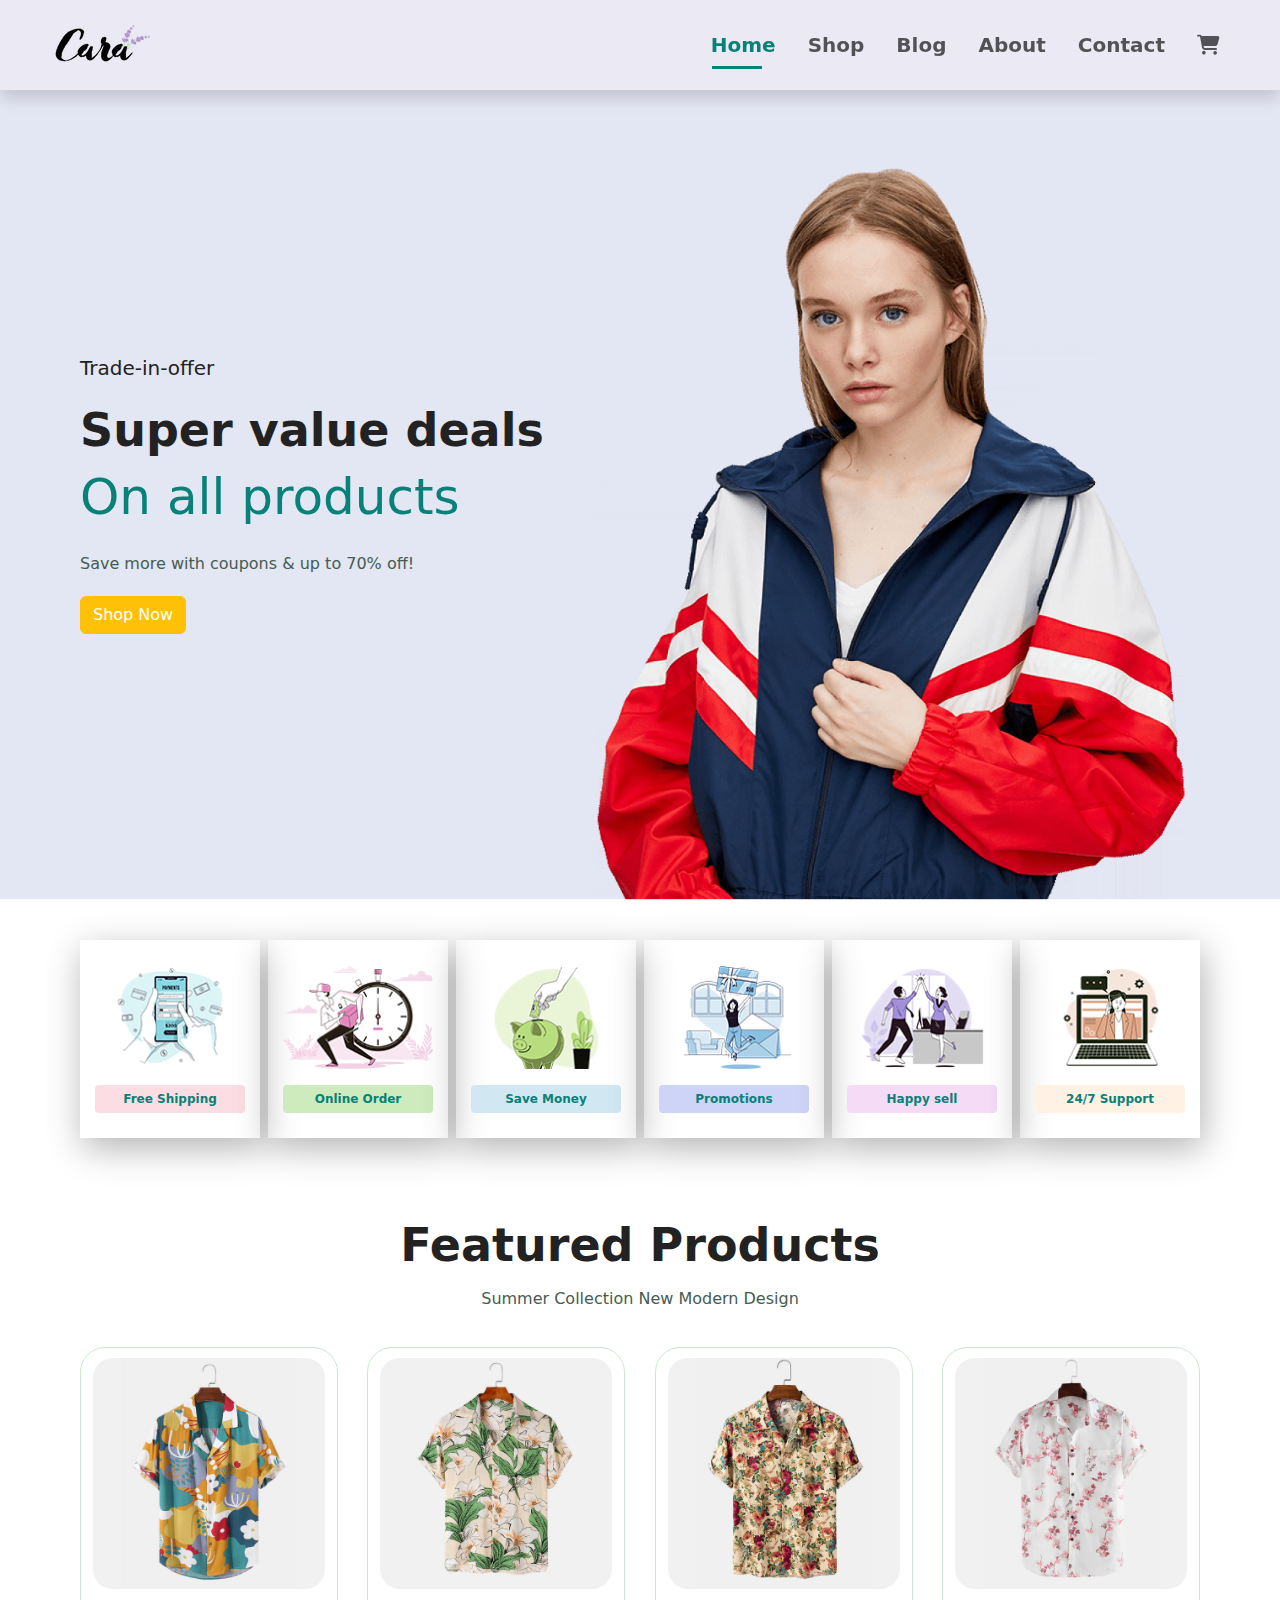
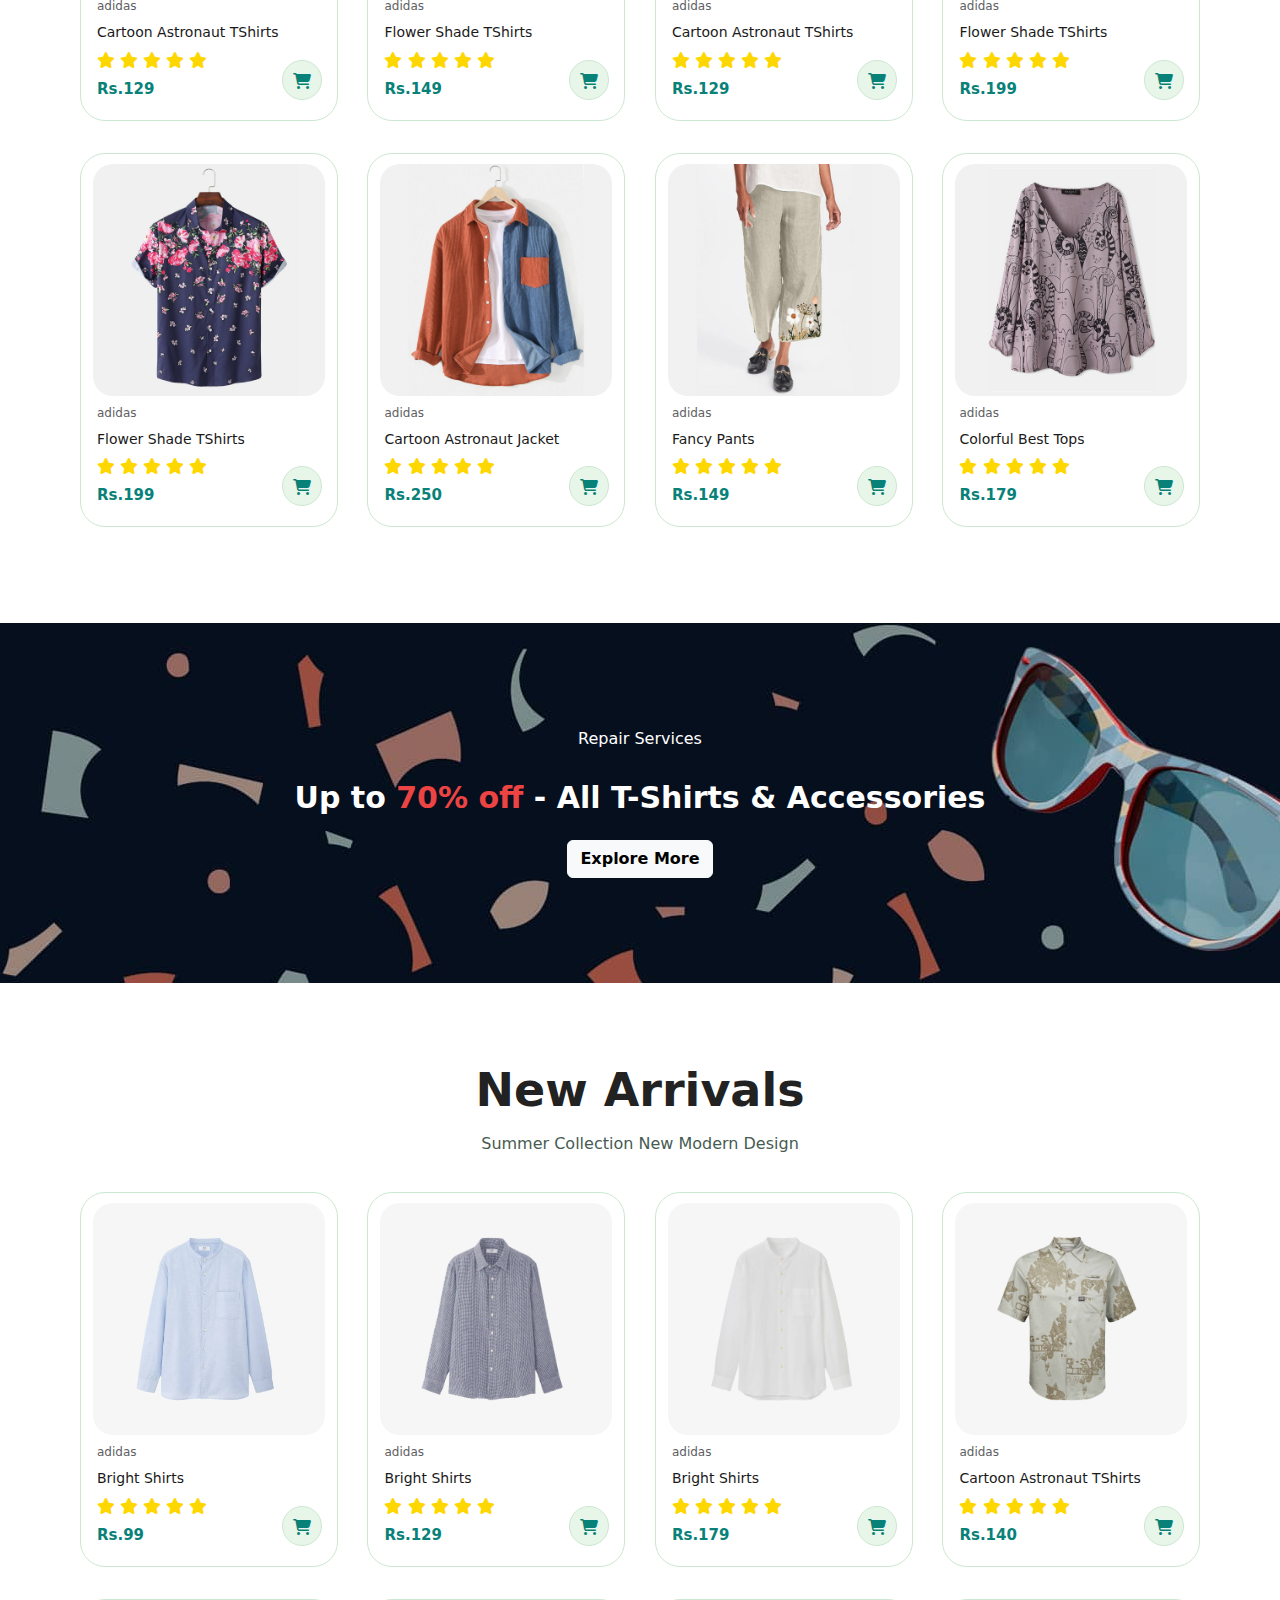
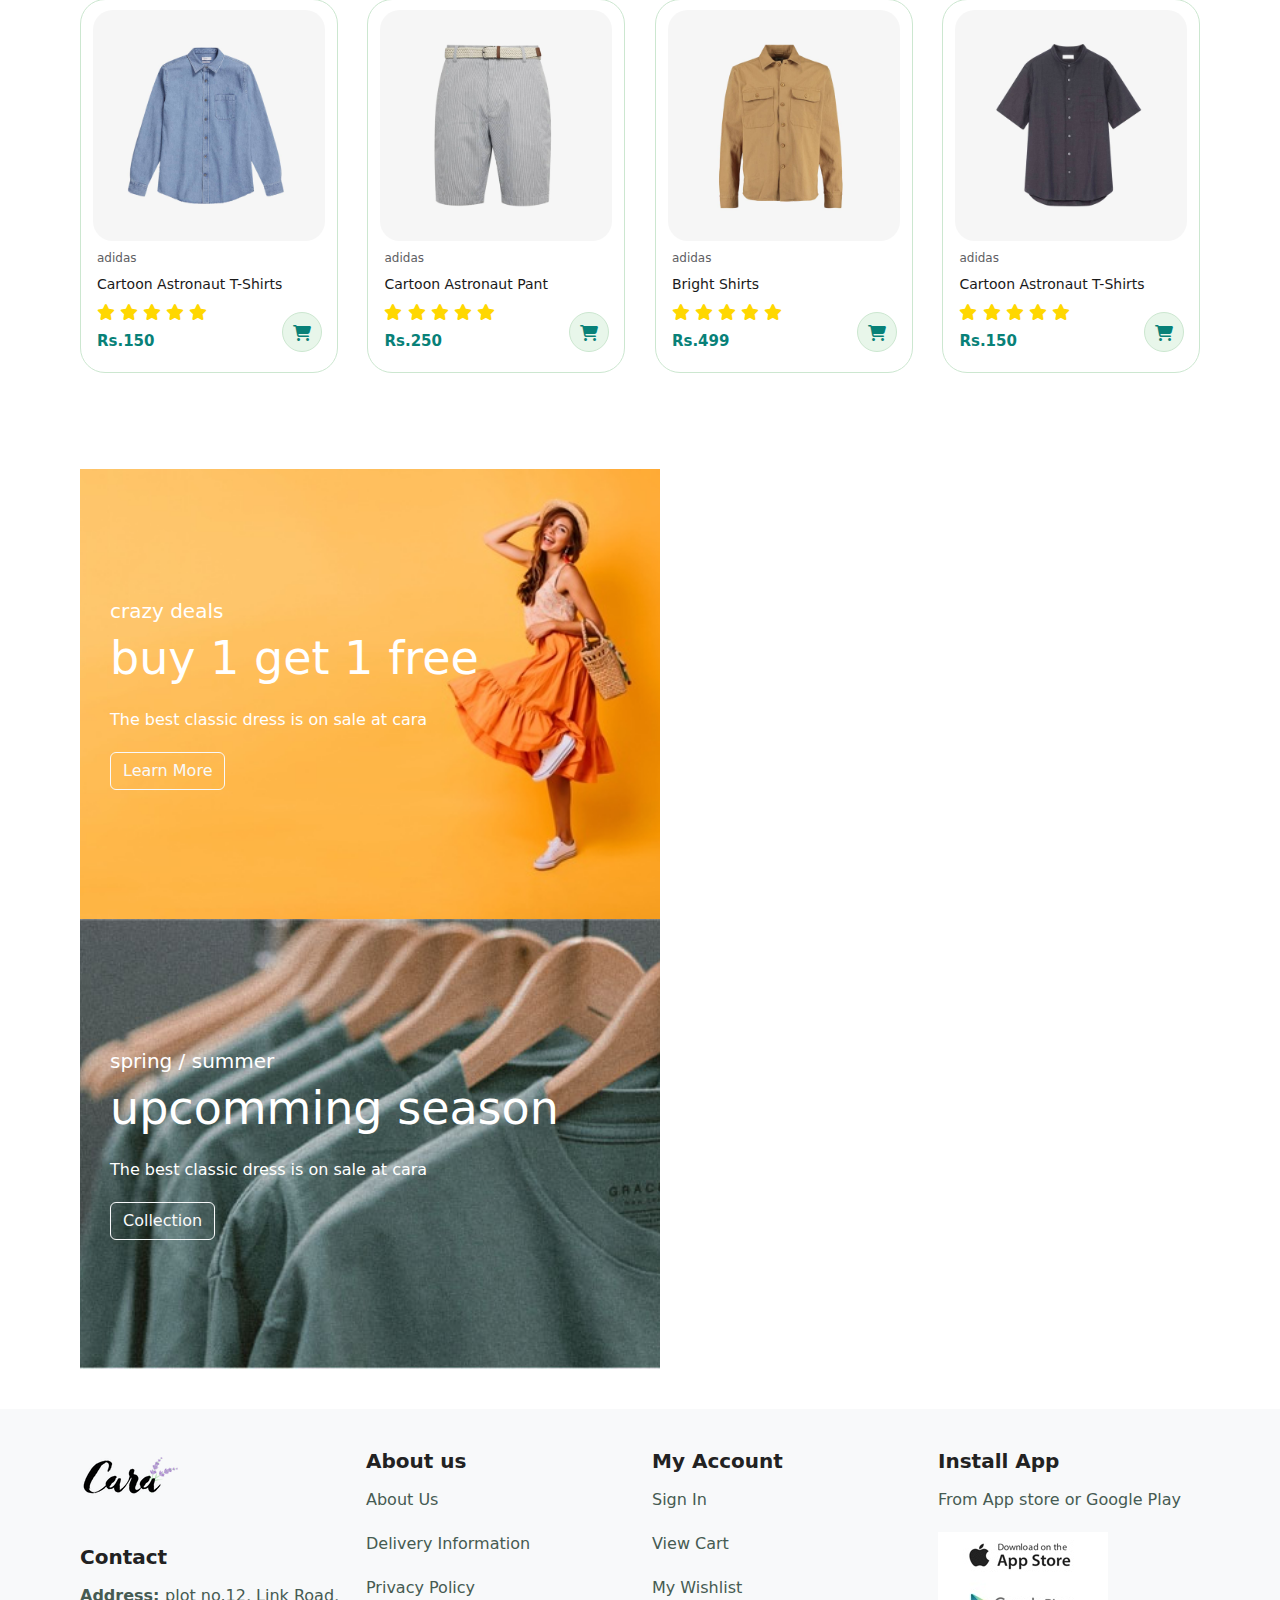
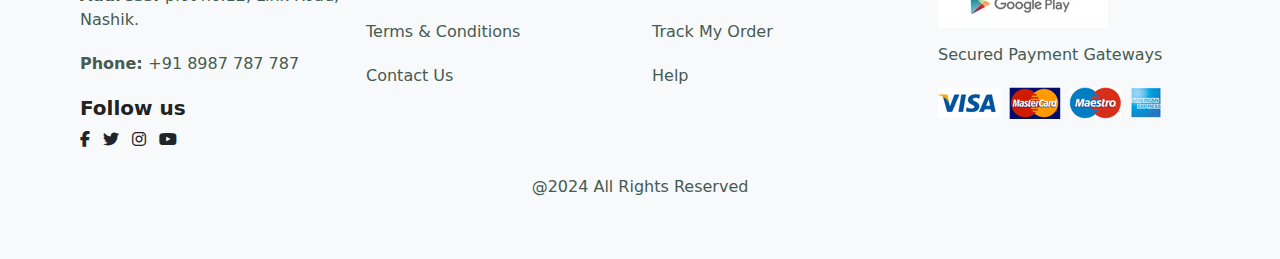
<file: index.html>
<!DOCTYPE html>
<html lang="en">
  <head>
    <meta charset="UTF-8" />
    <meta http-equiv="X-UA-Compatible" content="IE=edge" />
    <meta name="viewport" content="width=device-width, initial-scale=1.0" />
    <title>Shopping Website</title>

    <!-- fontawesome link -->
    <link
      rel="stylesheet"
      href="https://cdnjs.cloudflare.com/ajax/libs/font-awesome/6.5.1/css/all.min.css"
    />

    <!-- bootstrap css link -->
    <link
      href="https://cdn.jsdelivr.net/npm/bootstrap@5.3.3/dist/css/bootstrap.min.css"
      rel="stylesheet"
      integrity="sha384-QWTKZyjpPEjISv5WaRU9OFeRpok6YctnYmDr5pNlyT2bRjXh0JMhjY6hW+ALEwIH"
      crossorigin="anonymous"
    />

    <link rel="stylesheet" href="style.css" />
  </head>

  <body>
    <section id="header">
      <nav class="navbar navbar-expand-lg shadow">
        <div class="container-fluid">
          <a class="navbar-brand" href="index.html"
            ><img src="img/logo.png" class="logo" alt="logo image"
          /></a>
          <button
            class="navbar-toggler"
            type="button"
            data-bs-toggle="collapse"
            data-bs-target="#navbarSupportedContent"
            aria-controls="navbarSupportedContent"
            aria-expanded="false"
            aria-label="Toggle navigation"
          >
            <span class="navbar-toggler-icon"></span>
          </button>
          <div class="collapse navbar-collapse" id="navbarSupportedContent">
            <ul class="navbar-nav ms-auto mb-2 mb-lg-0">
              <li class="nav-item">
                <a class="nav-link fs-5 ps-4 active1" href="index.html">Home</a>
              </li>
              <li class="nav-item">
                <a class="nav-link fs-5 ps-4" href="shop.html">Shop</a>
              </li>
              <li class="nav-item">
                <a class="nav-link fs-5 ps-4" href="blog.html">Blog</a>
              </li>
              <li class="nav-item">
                <a class="nav-link fs-5 ps-4" href="about.html">About</a>
              </li>
              <li class="nav-item">
                <a class="nav-link fs-5 ps-4" href="contact.html">Contact</a>
              </li>
              <li class="nav-item">
                <a class="nav-link fs-5 ps-4" href="cart.html"
                  ><i class="fa-sharp fa-solid fa-cart-shopping"></i
                ></a>
              </li>
            </ul>
          </div>
        </div>
      </nav>
    </section>

    <section
      id="hero"
      class="d-flex flex-column justify-content-center align-items-start"
    >
      <h4>Trade-in-offer</h4>
      <h2 class="fw-bold">Super value deals</h2>
      <h1>On all products</h1>
      <p>Save more with coupons & up to 70% off!</p>
      <button class="btn btn-warning text-white">Shop Now</button>
    </section>

    <section
      id="feature"
      class="section-p1 d-flex justify-content-between align-items-center flex-wrap"
    >
      <div class="fe-box text-center">
        <img src="img/features/f1.png" class="w-100 mb-3" alt="feature 1" />
        <h6 class="p-2 mb-0">Free Shipping</h6>
      </div>
      <div class="fe-box text-center">
        <img src="img/features/f2.png" class="w-100 mb-3" alt="feature 1" />
        <h6 class="p-2 mb-0">Online Order</h6>
      </div>
      <div class="fe-box text-center">
        <img src="img/features/f3.png" class="w-100 mb-3" alt="feature 1" />
        <h6 class="p-2 mb-0">Save Money</h6>
      </div>
      <div class="fe-box text-center">
        <img src="img/features/f4.png" class="w-100 mb-3" alt="feature 1" />
        <h6 class="p-2 mb-0">Promotions</h6>
      </div>
      <div class="fe-box text-center">
        <img src="img/features/f5.png" class="w-100 mb-3" alt="feature 1" />
        <h6 class="p-2 mb-0">Happy sell</h6>
      </div>
      <div class="fe-box text-center">
        <img src="img/features/f6.png" class="w-100 mb-3" alt="feature 1" />
        <h6 class="p-2 mb-0">24/7 Support</h6>
      </div>
    </section>

    <section id="product1" class="section-p1 text-center">
      <h2 class="fw-bold">Featured Products</h2>
      <p>Summer Collection New Modern Design</p>
      <div class="pro-container d-flex justify-content-between flex-wrap">
        <div
          class="pro position-relative my-3"
          onclick="window.location.href='sproduct.html';"
        >
          <img src="img/products/f1.jpg" alt="" />
          <div class="des text-start p-1">
            <span>adidas</span>
            <h5>Cartoon Astronaut TShirts</h5>
            <div class="star">
              <i class="fas fa-star"></i>
              <i class="fas fa-star"></i>
              <i class="fas fa-star"></i>
              <i class="fas fa-star"></i>
              <i class="fas fa-star"></i>
            </div>
            <h4>Rs.129</h4>
          </div>
          <a href="shop.html"
            ><i class="fa-solid fa-shopping-cart cart-icon"></i
          ></a>
        </div>
        <div class="pro position-relative my-3">
          <img src="img/products/f2.jpg" alt="" />
          <div class="des text-start p-1">
            <span>adidas</span>
            <h5>Flower Shade TShirts</h5>
            <div class="star">
              <i class="fas fa-star"></i>
              <i class="fas fa-star"></i>
              <i class="fas fa-star"></i>
              <i class="fas fa-star"></i>
              <i class="fas fa-star"></i>
            </div>
            <h4>Rs.149</h4>
          </div>
          <a href="shop.html"
            ><i class="fa-solid fa-shopping-cart cart-icon"></i
          ></a>
        </div>
        <div class="pro position-relative my-3">
          <img src="img/products/f3.jpg" alt="" />
          <div class="des text-start p-1">
            <span>adidas</span>
            <h5>Cartoon Astronaut TShirts</h5>
            <div class="star">
              <i class="fas fa-star"></i>
              <i class="fas fa-star"></i>
              <i class="fas fa-star"></i>
              <i class="fas fa-star"></i>
              <i class="fas fa-star"></i>
            </div>
            <h4>Rs.129</h4>
          </div>
          <a href="shop.html"
            ><i class="fa-solid fa-shopping-cart cart-icon"></i
          ></a>
        </div>
        <div class="pro position-relative my-3">
          <img src="img/products/f4.jpg" alt="" />
          <div class="des text-start p-1">
            <span>adidas</span>
            <h5>Flower Shade TShirts</h5>
            <div class="star">
              <i class="fas fa-star"></i>
              <i class="fas fa-star"></i>
              <i class="fas fa-star"></i>
              <i class="fas fa-star"></i>
              <i class="fas fa-star"></i>
            </div>
            <h4>Rs.199</h4>
          </div>
          <a href="shop.html"
            ><i class="fa-solid fa-shopping-cart cart-icon"></i
          ></a>
        </div>
        <div class="pro position-relative my-3">
          <img src="img/products/f5.jpg" alt="" />
          <div class="des text-start p-1">
            <span>adidas</span>
            <h5>Flower Shade TShirts</h5>
            <div class="star">
              <i class="fas fa-star"></i>
              <i class="fas fa-star"></i>
              <i class="fas fa-star"></i>
              <i class="fas fa-star"></i>
              <i class="fas fa-star"></i>
            </div>
            <h4>Rs.199</h4>
          </div>
          <a href="shop.html"
            ><i class="fa-solid fa-shopping-cart cart-icon"></i
          ></a>
        </div>
        <div class="pro position-relative my-3">
          <img src="img/products/f6.jpg" alt="" />
          <div class="des text-start p-1">
            <span>adidas</span>
            <h5>Cartoon Astronaut Jacket</h5>
            <div class="star">
              <i class="fas fa-star"></i>
              <i class="fas fa-star"></i>
              <i class="fas fa-star"></i>
              <i class="fas fa-star"></i>
              <i class="fas fa-star"></i>
            </div>
            <h4>Rs.250</h4>
          </div>
          <a href="shop.html"
            ><i class="fa-solid fa-shopping-cart cart-icon"></i
          ></a>
        </div>
        <div class="pro position-relative my-3">
          <img src="img/products/f7.jpg" alt="" />
          <div class="des text-start p-1">
            <span>adidas</span>
            <h5>Fancy Pants</h5>
            <div class="star">
              <i class="fas fa-star"></i>
              <i class="fas fa-star"></i>
              <i class="fas fa-star"></i>
              <i class="fas fa-star"></i>
              <i class="fas fa-star"></i>
            </div>
            <h4>Rs.149</h4>
          </div>
          <a href="shop.html"
            ><i class="fa-solid fa-shopping-cart cart-icon"></i
          ></a>
        </div>
        <div class="pro position-relative my-3">
          <img src="img/products/f8.jpg" alt="" />
          <div class="des text-start p-1">
            <span>adidas</span>
            <h5>Colorful Best Tops</h5>
            <div class="star">
              <i class="fas fa-star"></i>
              <i class="fas fa-star"></i>
              <i class="fas fa-star"></i>
              <i class="fas fa-star"></i>
              <i class="fas fa-star"></i>
            </div>
            <h4>Rs.179</h4>
          </div>
          <a href="shop.html"
            ><i class="fa-solid fa-shopping-cart cart-icon"></i
          ></a>
        </div>
      </div>
    </section>

    <section
      id="banner"
      class="section-m1 text-center d-flex flex-column justify-content-center align-items-center"
    >
      <h4>Repair Services</h4>
      <h2>Up to <span>70% off</span> - All T-Shirts & Accessories</h2>
      <button class="btn btn-light fw-bold">Explore More</button>
    </section>

    <section id="product1" class="section-p1 text-center">
      <h2 class="fw-bold">New Arrivals</h2>
      <p>Summer Collection New Modern Design</p>
      <div class="pro-container d-flex justify-content-between flex-wrap">
        <div class="pro position-relative my-3">
          <img src="img/products/n1.jpg" alt="" />
          <div class="des text-start p-1">
            <span>adidas</span>
            <h5>Bright Shirts</h5>
            <div class="star">
              <i class="fas fa-star"></i>
              <i class="fas fa-star"></i>
              <i class="fas fa-star"></i>
              <i class="fas fa-star"></i>
              <i class="fas fa-star"></i>
            </div>
            <h4>Rs.99</h4>
          </div>
          <a href="shop.html"
            ><i class="fa-solid fa-shopping-cart cart-icon"></i
          ></a>
        </div>
        <div class="pro position-relative my-3">
          <img src="img/products/n2.jpg" alt="" />
          <div class="des text-start p-1">
            <span>adidas</span>
            <h5>Bright Shirts</h5>
            <div class="star">
              <i class="fas fa-star"></i>
              <i class="fas fa-star"></i>
              <i class="fas fa-star"></i>
              <i class="fas fa-star"></i>
              <i class="fas fa-star"></i>
            </div>
            <h4>Rs.129</h4>
          </div>
          <a href="shop.html"
            ><i class="fa-solid fa-shopping-cart cart-icon"></i
          ></a>
        </div>
        <div class="pro position-relative my-3">
          <img src="img/products/n3.jpg" alt="" />
          <div class="des text-start p-1">
            <span>adidas</span>
            <h5>Bright Shirts</h5>
            <div class="star">
              <i class="fas fa-star"></i>
              <i class="fas fa-star"></i>
              <i class="fas fa-star"></i>
              <i class="fas fa-star"></i>
              <i class="fas fa-star"></i>
            </div>
            <h4>Rs.179</h4>
          </div>
          <a href="shop.html"
            ><i class="fa-solid fa-shopping-cart cart-icon"></i
          ></a>
        </div>
        <div class="pro position-relative my-3">
          <img src="img/products/n4.jpg" alt="" />
          <div class="des text-start p-1">
            <span>adidas</span>
            <h5>Cartoon Astronaut TShirts</h5>
            <div class="star">
              <i class="fas fa-star"></i>
              <i class="fas fa-star"></i>
              <i class="fas fa-star"></i>
              <i class="fas fa-star"></i>
              <i class="fas fa-star"></i>
            </div>
            <h4>Rs.140</h4>
          </div>
          <a href="shop.html"
            ><i class="fa-solid fa-shopping-cart cart-icon"></i
          ></a>
        </div>
        <div class="pro position-relative my-3">
          <img src="img/products/n5.jpg" alt="" />
          <div class="des text-start p-1">
            <span>adidas</span>
            <h5>Cartoon Astronaut T-Shirts</h5>
            <div class="star">
              <i class="fas fa-star"></i>
              <i class="fas fa-star"></i>
              <i class="fas fa-star"></i>
              <i class="fas fa-star"></i>
              <i class="fas fa-star"></i>
            </div>
            <h4>Rs.150</h4>
          </div>
          <a href="shop.html"
            ><i class="fa-solid fa-shopping-cart cart-icon"></i
          ></a>
        </div>
        <div class="pro position-relative my-3">
          <img src="img/products/n6.jpg" alt="" />
          <div class="des text-start p-1">
            <span>adidas</span>
            <h5>Cartoon Astronaut Pant</h5>
            <div class="star">
              <i class="fas fa-star"></i>
              <i class="fas fa-star"></i>
              <i class="fas fa-star"></i>
              <i class="fas fa-star"></i>
              <i class="fas fa-star"></i>
            </div>
            <h4>Rs.250</h4>
          </div>
          <a href="shop.html"
            ><i class="fa-solid fa-shopping-cart cart-icon"></i
          ></a>
        </div>
        <div class="pro position-relative my-3">
          <img src="img/products/n7.jpg" alt="" />
          <div class="des text-start p-1">
            <span>adidas</span>
            <h5>Bright Shirts</h5>
            <div class="star">
              <i class="fas fa-star"></i>
              <i class="fas fa-star"></i>
              <i class="fas fa-star"></i>
              <i class="fas fa-star"></i>
              <i class="fas fa-star"></i>
            </div>
            <h4>Rs.499</h4>
          </div>
          <a href="shop.html"
            ><i class="fa-solid fa-shopping-cart cart-icon"></i
          ></a>
        </div>
        <div class="pro position-relative my-3">
          <img src="img/products/n8.jpg" alt="" />
          <div class="des text-start p-1">
            <span>adidas</span>
            <h5>Cartoon Astronaut T-Shirts</h5>
            <div class="star">
              <i class="fas fa-star"></i>
              <i class="fas fa-star"></i>
              <i class="fas fa-star"></i>
              <i class="fas fa-star"></i>
              <i class="fas fa-star"></i>
            </div>
            <h4>Rs.150</h4>
          </div>
          <a href="shop.html"
            ><i class="fa-solid fa-shopping-cart cart-icon"></i
          ></a>
        </div>
      </div>
    </section>

    <section
      id="sm-banner"
      class="section-p1 d-flex justify-content-between flex-wrap"
    >
      <div class="banner-box">
        <h4>crazy deals</h4>
        <h2>buy 1 get 1 free</h2>
        <p>The best classic dress is on sale at cara</p>
        <button class="btn btn-outline-light">Learn More</button>
      </div>
      <div class="banner-box banner-box2">
        <h4>spring / summer</h4>
        <h2>upcomming season</h2>
        <p>The best classic dress is on sale at cara</p>
        <button class="btn btn-outline-light">Collection</button>
      </div>
    </section>

    <footer class="section-p1 bg-body-tertiary">
      <div class="row">
        <div class="col my-2">
          <img src="img/logo.png" alt="logo" />
          <h4 class="mt-5 fw-bolder">Contact</h4>
          <p><strong>Address: </strong>plot no.12, Link Road, Nashik.</p>
          <p><strong>Phone: </strong>+91 8987 787 787</p>
          <div class="follow">
            <h4 class="fw-bolder">Follow us</h4>
            <div class="icon">
              <i class="fa-brands fa-facebook-f pe-2"></i>
              <i class="fa-brands fa-twitter pe-2"></i>
              <i class="fa-brands fa-instagram pe-2"></i>
              <i class="fa-brands fa-youtube pe-2"></i>
            </div>
          </div>
        </div>
        <div class="col">
          <h4 class="fw-bolder">About us</h4>
          <p>About Us</p>
          <p>Delivery Information</p>
          <p>Privacy Policy</p>
          <p>Terms & Conditions</p>
          <p>Contact Us</p>
        </div>
        <div class="col">
          <h4 class="fw-bolder">My Account</h4>
          <p>Sign In</p>
          <p>View Cart</p>
          <p>My Wishlist</p>
          <p>Track My Order</p>
          <p>Help</p>
        </div>
        <div class="col">
          <h4 class="fw-bolder">Install App</h4>
          <p>From App store or Google Play</p>
          <div class="d-flex flex-wrap">
            <img src="img/pay/app.jpg" alt="" />
            <img src="img/pay/play.jpg" alt="" />
          </div>
          <p>Secured Payment Gateways</p>
          <img src="img/pay/pay.png" alt="" />
        </div>
      </div>
      <p class="text-center">@2024 All Rights Reserved</p>
    </footer>

    <!-- bootstrap js link -->
    <script
      src="https://cdn.jsdelivr.net/npm/bootstrap@5.3.3/dist/js/bootstrap.bundle.min.js"
      integrity="sha384-YvpcrYf0tY3lHB60NNkmXc5s9fDVZLESaAA55NDzOxhy9GkcIdslK1eN7N6jIeHz"
      crossorigin="anonymous"
    ></script>

    <script src="script.js"></script>
  </body>
</html>
</file>
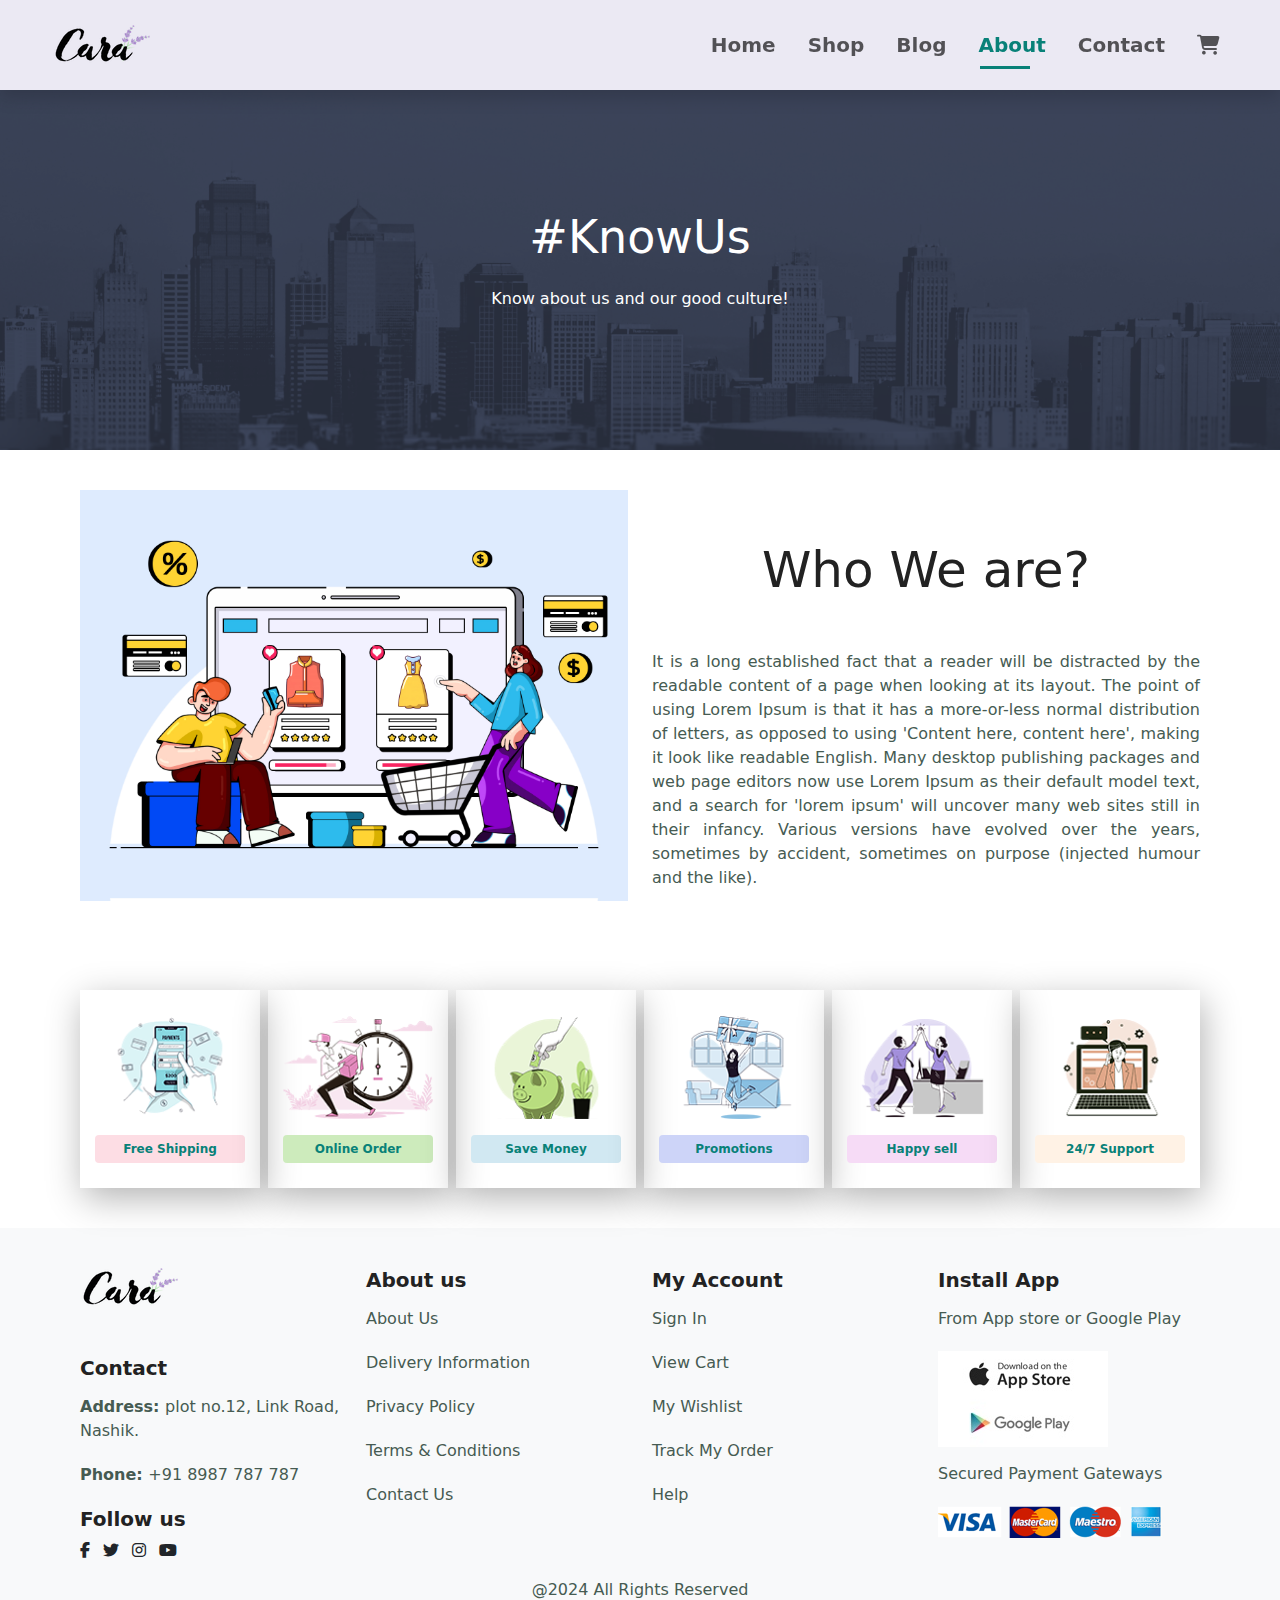
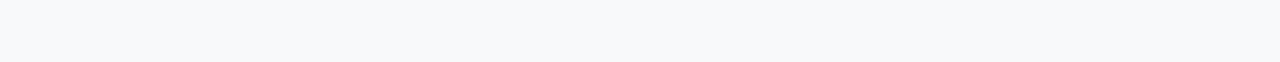
<file: about.html>
<!DOCTYPE html>
<html lang="en">
  <head>
    <meta charset="UTF-8" />
    <meta http-equiv="X-UA-Compatible" content="IE=edge" />
    <meta name="viewport" content="width=device-width, initial-scale=1.0" />
    <title>Shopping Website</title>

    <!-- fontawesome link -->
    <link
      rel="stylesheet"
      href="https://cdnjs.cloudflare.com/ajax/libs/font-awesome/6.5.1/css/all.min.css"
    />

    <!-- bootstrap css link -->
    <link
      href="https://cdn.jsdelivr.net/npm/bootstrap@5.3.3/dist/css/bootstrap.min.css"
      rel="stylesheet"
      integrity="sha384-QWTKZyjpPEjISv5WaRU9OFeRpok6YctnYmDr5pNlyT2bRjXh0JMhjY6hW+ALEwIH"
      crossorigin="anonymous"
    />

    <link rel="stylesheet" href="style.css" />
  </head>

  <body>
    <section id="header">
      <nav class="navbar navbar-expand-lg shadow">
        <div class="container-fluid">
          <a class="navbar-brand" href="index.html"
            ><img src="img/logo.png" class="logo" alt="logo image"
          /></a>
          <button
            class="navbar-toggler"
            type="button"
            data-bs-toggle="collapse"
            data-bs-target="#navbarSupportedContent"
            aria-controls="navbarSupportedContent"
            aria-expanded="false"
            aria-label="Toggle navigation"
          >
            <span class="navbar-toggler-icon"></span>
          </button>
          <div class="collapse navbar-collapse" id="navbarSupportedContent">
            <ul class="navbar-nav ms-auto mb-2 mb-lg-0">
              <li class="nav-item">
                <a class="nav-link fs-5 ps-4" href="index.html">Home</a>
              </li>
              <li class="nav-item">
                <a class="nav-link fs-5 ps-4" href="shop.html">Shop</a>
              </li>
              <li class="nav-item">
                <a class="nav-link fs-5 ps-4" href="blog.html">Blog</a>
              </li>
              <li class="nav-item">
                <a class="nav-link fs-5 ps-4 active1" href="about.html"
                  >About</a
                >
              </li>
              <li class="nav-item">
                <a class="nav-link fs-5 ps-4" href="contact.html">Contact</a>
              </li>
              <li class="nav-item">
                <a class="nav-link fs-5 ps-4" href="cart.html"
                  ><i class="fa-sharp fa-solid fa-cart-shopping"></i
                ></a>
              </li>
            </ul>
          </div>
        </div>
      </nav>
    </section>

    <section
      id="page-header"
      class="d-flex flex-column justify-content-center align-items-center about-header"
    >
      <h2>#KnowUs</h2>
      <p>Know about us and our good culture!</p>
    </section>

    <section id="about-head" class="section-p1">
      <div class="row">
        <div class="col-md-12 col-lg-6">
          <img src="img/about/a6.jpg" class="w-100" alt="" />
        </div>
        <div class="col-md-12 col-lg-6 text-center">
          <h1 class="my-5">Who We are?</h1>
          <p>
            It is a long established fact that a reader will be distracted by
            the readable content of a page when looking at its layout. The point
            of using Lorem Ipsum is that it has a more-or-less normal
            distribution of letters, as opposed to using 'Content here, content
            here', making it look like readable English. Many desktop publishing
            packages and web page editors now use Lorem Ipsum as their default
            model text, and a search for 'lorem ipsum' will uncover many web
            sites still in their infancy. Various versions have evolved over the
            years, sometimes by accident, sometimes on purpose (injected humour
            and the like).
          </p>
        </div>
      </div>
    </section>

    <section
      id="feature"
      class="section-p1 d-flex justify-content-between align-items-center flex-wrap"
    >
      <div class="fe-box text-center">
        <img src="img/features/f1.png" class="w-100 mb-3" alt="feature 1" />
        <h6 class="p-2 mb-0">Free Shipping</h6>
      </div>
      <div class="fe-box text-center">
        <img src="img/features/f2.png" class="w-100 mb-3" alt="feature 1" />
        <h6 class="p-2 mb-0">Online Order</h6>
      </div>
      <div class="fe-box text-center">
        <img src="img/features/f3.png" class="w-100 mb-3" alt="feature 1" />
        <h6 class="p-2 mb-0">Save Money</h6>
      </div>
      <div class="fe-box text-center">
        <img src="img/features/f4.png" class="w-100 mb-3" alt="feature 1" />
        <h6 class="p-2 mb-0">Promotions</h6>
      </div>
      <div class="fe-box text-center">
        <img src="img/features/f5.png" class="w-100 mb-3" alt="feature 1" />
        <h6 class="p-2 mb-0">Happy sell</h6>
      </div>
      <div class="fe-box text-center">
        <img src="img/features/f6.png" class="w-100 mb-3" alt="feature 1" />
        <h6 class="p-2 mb-0">24/7 Support</h6>
      </div>
    </section>

    <footer class="section-p1 bg-body-tertiary">
      <div class="row">
        <div class="col">
          <img src="img/logo.png" alt="logo" />
          <h4 class="mt-5 fw-bolder">Contact</h4>
          <p><strong>Address: </strong>plot no.12, Link Road, Nashik.</p>
          <p><strong>Phone: </strong>+91 8987 787 787</p>
          <div class="follow">
            <h4 class="fw-bolder">Follow us</h4>
            <div class="icon">
              <i class="fa-brands fa-facebook-f pe-2"></i>
              <i class="fa-brands fa-twitter pe-2"></i>
              <i class="fa-brands fa-instagram pe-2"></i>
              <i class="fa-brands fa-youtube pe-2"></i>
            </div>
          </div>
        </div>
        <div class="col">
          <h4 class="fw-bolder">About us</h4>
          <p>About Us</p>
          <p>Delivery Information</p>
          <p>Privacy Policy</p>
          <p>Terms & Conditions</p>
          <p>Contact Us</p>
        </div>
        <div class="col">
          <h4 class="fw-bolder">My Account</h4>
          <p>Sign In</p>
          <p>View Cart</p>
          <p>My Wishlist</p>
          <p>Track My Order</p>
          <p>Help</p>
        </div>
        <div class="col">
          <h4 class="fw-bolder">Install App</h4>
          <p>From App store or Google Play</p>
          <div class="d-flex flex-wrap">
            <img src="img/pay/app.jpg" alt="" />
            <img src="img/pay/play.jpg" alt="" />
          </div>
          <p>Secured Payment Gateways</p>
          <img src="img/pay/pay.png" alt="" />
        </div>
      </div>
      <p class="text-center">@2024 All Rights Reserved</p>
    </footer>

    <!-- bootstrap js link -->
    <script
      src="https://cdn.jsdelivr.net/npm/bootstrap@5.3.3/dist/js/bootstrap.bundle.min.js"
      integrity="sha384-YvpcrYf0tY3lHB60NNkmXc5s9fDVZLESaAA55NDzOxhy9GkcIdslK1eN7N6jIeHz"
      crossorigin="anonymous"
    ></script>

    <script src="script.js"></script>
  </body>
</html>
</file>
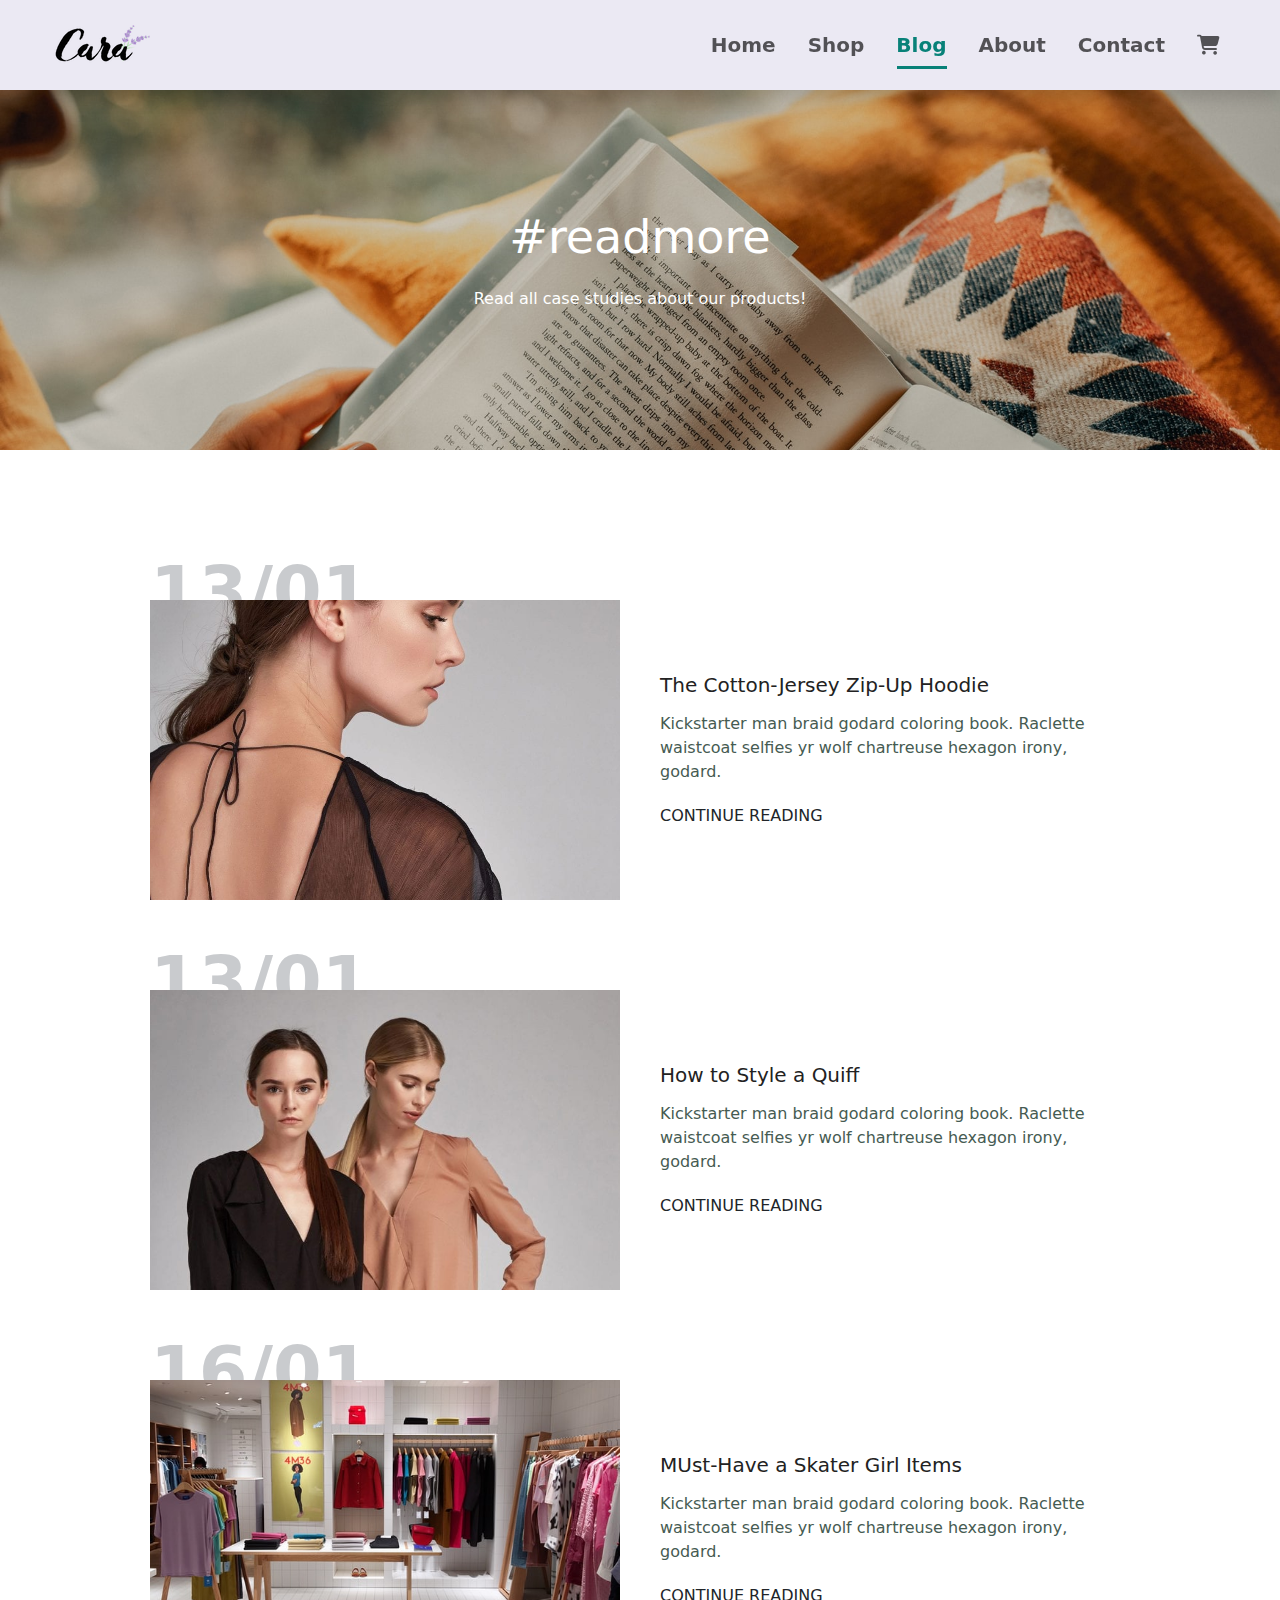
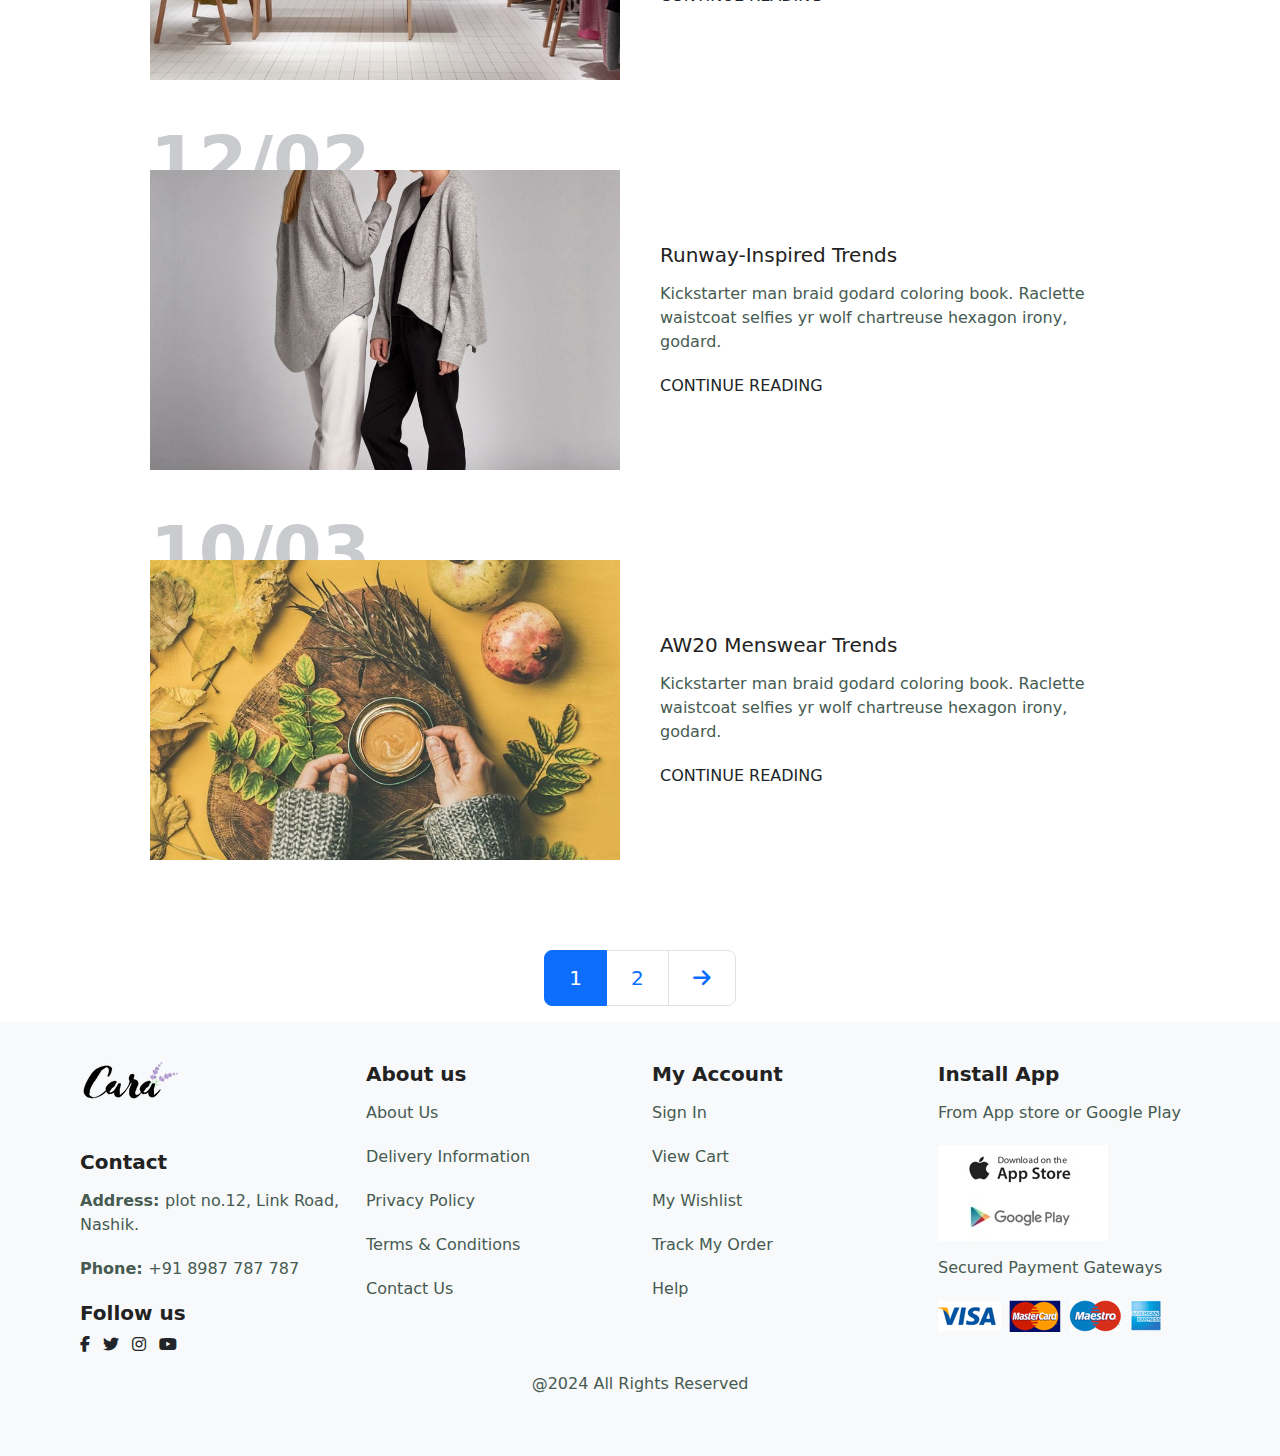
<file: blog.html>
<!DOCTYPE html>
<html lang="en">
  <head>
    <meta charset="UTF-8" />
    <meta http-equiv="X-UA-Compatible" content="IE=edge" />
    <meta name="viewport" content="width=device-width, initial-scale=1.0" />
    <title>Shopping Website</title>

    <!-- fontawesome link -->
    <link
      rel="stylesheet"
      href="https://cdnjs.cloudflare.com/ajax/libs/font-awesome/6.5.1/css/all.min.css"
    />

    <!-- bootstrap css link -->
    <link
      href="https://cdn.jsdelivr.net/npm/bootstrap@5.3.3/dist/css/bootstrap.min.css"
      rel="stylesheet"
      integrity="sha384-QWTKZyjpPEjISv5WaRU9OFeRpok6YctnYmDr5pNlyT2bRjXh0JMhjY6hW+ALEwIH"
      crossorigin="anonymous"
    />

    <link rel="stylesheet" href="style.css" />
  </head>

  <body>
    <section id="header">
      <nav class="navbar navbar-expand-lg shadow">
        <div class="container-fluid">
          <a class="navbar-brand" href="index.html"
            ><img src="img/logo.png" class="logo" alt="logo image"
          /></a>
          <button
            class="navbar-toggler"
            type="button"
            data-bs-toggle="collapse"
            data-bs-target="#navbarSupportedContent"
            aria-controls="navbarSupportedContent"
            aria-expanded="false"
            aria-label="Toggle navigation"
          >
            <span class="navbar-toggler-icon"></span>
          </button>
          <div class="collapse navbar-collapse" id="navbarSupportedContent">
            <ul class="navbar-nav ms-auto mb-2 mb-lg-0">
              <li class="nav-item">
                <a class="nav-link fs-5 ps-4" href="index.html">Home</a>
              </li>
              <li class="nav-item">
                <a class="nav-link fs-5 ps-4" href="shop.html">Shop</a>
              </li>
              <li class="nav-item">
                <a class="nav-link fs-5 ps-4 active1" href="blog.html">Blog</a>
              </li>
              <li class="nav-item">
                <a class="nav-link fs-5 ps-4" href="about.html">About</a>
              </li>
              <li class="nav-item">
                <a class="nav-link fs-5 ps-4" href="contact.html">Contact</a>
              </li>
              <li class="nav-item">
                <a class="nav-link fs-5 ps-4" href="cart.html"
                  ><i class="fa-sharp fa-solid fa-cart-shopping"></i
                ></a>
              </li>
            </ul>
          </div>
        </div>
      </nav>
    </section>

    <section
      id="page-header"
      class="d-flex flex-column justify-content-center align-items-center blog-header"
    >
      <h2>#readmore</h2>
      <p>Read all case studies about our products!</p>
    </section>

    <section id="blog">
      <div class="blog-box">
        <div class="blog-img">
          <img src="img/blog/b1.jpg" alt="" />
        </div>

        <div class="blog-details">
          <h4>The Cotton-Jersey Zip-Up Hoodie</h4>
          <p>
            Kickstarter man braid godard coloring book. Raclette waistcoat
            selfies yr wolf chartreuse hexagon irony, godard.
          </p>
          <a href="#" class="text-decoration-none text-dark"
            >CONTINUE READING</a
          >
        </div>

        <h1>13/01</h1>
      </div>
      <div class="blog-box">
        <div class="blog-img">
          <img src="img/blog/b2.jpg" alt="" />
        </div>

        <div class="blog-details">
          <h4>How to Style a Quiff</h4>
          <p>
            Kickstarter man braid godard coloring book. Raclette waistcoat
            selfies yr wolf chartreuse hexagon irony, godard.
          </p>
          <a href="#" class="text-decoration-none text-dark"
            >CONTINUE READING</a
          >
        </div>

        <h1>13/01</h1>
      </div>
      <div class="blog-box">
        <div class="blog-img">
          <img src="img/blog/b3.jpg" alt="" />
        </div>

        <div class="blog-details">
          <h4>MUst-Have a Skater Girl Items</h4>
          <p>
            Kickstarter man braid godard coloring book. Raclette waistcoat
            selfies yr wolf chartreuse hexagon irony, godard.
          </p>
          <a href="#" class="text-decoration-none text-dark"
            >CONTINUE READING</a
          >
        </div>

        <h1>16/01</h1>
      </div>
      <div class="blog-box">
        <div class="blog-img">
          <img src="img/blog/b4.jpg" alt="" />
        </div>

        <div class="blog-details">
          <h4>Runway-Inspired Trends</h4>
          <p>
            Kickstarter man braid godard coloring book. Raclette waistcoat
            selfies yr wolf chartreuse hexagon irony, godard.
          </p>
          <a href="#" class="text-decoration-none text-dark"
            >CONTINUE READING</a
          >
        </div>

        <h1>12/02</h1>
      </div>
      <div class="blog-box">
        <div class="blog-img">
          <img src="img/blog/b6.jpg" alt="" />
        </div>

        <div class="blog-details">
          <h4>AW20 Menswear Trends</h4>
          <p>
            Kickstarter man braid godard coloring book. Raclette waistcoat
            selfies yr wolf chartreuse hexagon irony, godard.
          </p>
          <a href="#" class="text-decoration-none text-dark"
            >CONTINUE READING</a
          >
        </div>

        <h1>10/03</h1>
      </div>
    </section>

    <section id="pagination">
      <ul class="pagination pagination-lg justify-content-center">
        <li class="page-item active" aria-current="page">
          <span class="page-link">1</span>
        </li>
        <li class="page-item"><a class="page-link" href="#">2</a></li>
        <li class="page-item">
          <a class="page-link" href="#"
            ><i class="fa-solid fa-arrow-right"></i
          ></a>
        </li>
      </ul>
    </section>

    <footer class="section-p1 bg-body-tertiary">
      <div class="row">
        <div class="col">
          <img src="img/logo.png" alt="logo" />
          <h4 class="mt-5 fw-bolder">Contact</h4>
          <p><strong>Address: </strong>plot no.12, Link Road, Nashik.</p>
          <p><strong>Phone: </strong>+91 8987 787 787</p>
          <div class="follow">
            <h4 class="fw-bolder">Follow us</h4>
            <div class="icon">
              <i class="fa-brands fa-facebook-f pe-2"></i>
              <i class="fa-brands fa-twitter pe-2"></i>
              <i class="fa-brands fa-instagram pe-2"></i>
              <i class="fa-brands fa-youtube pe-2"></i>
            </div>
          </div>
        </div>
        <div class="col">
          <h4 class="fw-bolder">About us</h4>
          <p>About Us</p>
          <p>Delivery Information</p>
          <p>Privacy Policy</p>
          <p>Terms & Conditions</p>
          <p>Contact Us</p>
        </div>
        <div class="col">
          <h4 class="fw-bolder">My Account</h4>
          <p>Sign In</p>
          <p>View Cart</p>
          <p>My Wishlist</p>
          <p>Track My Order</p>
          <p>Help</p>
        </div>
        <div class="col">
          <h4 class="fw-bolder">Install App</h4>
          <p>From App store or Google Play</p>
          <div class="d-flex flex-wrap">
            <img src="img/pay/app.jpg" alt="" />
            <img src="img/pay/play.jpg" alt="" />
          </div>
          <p>Secured Payment Gateways</p>
          <img src="img/pay/pay.png" alt="" />
        </div>
      </div>
      <p class="text-center">@2024 All Rights Reserved</p>
    </footer>

    <!-- bootstrap js link -->
    <script
      src="https://cdn.jsdelivr.net/npm/bootstrap@5.3.3/dist/js/bootstrap.bundle.min.js"
      integrity="sha384-YvpcrYf0tY3lHB60NNkmXc5s9fDVZLESaAA55NDzOxhy9GkcIdslK1eN7N6jIeHz"
      crossorigin="anonymous"
    ></script>

    <script src="script.js"></script>
  </body>
</html>
</file>
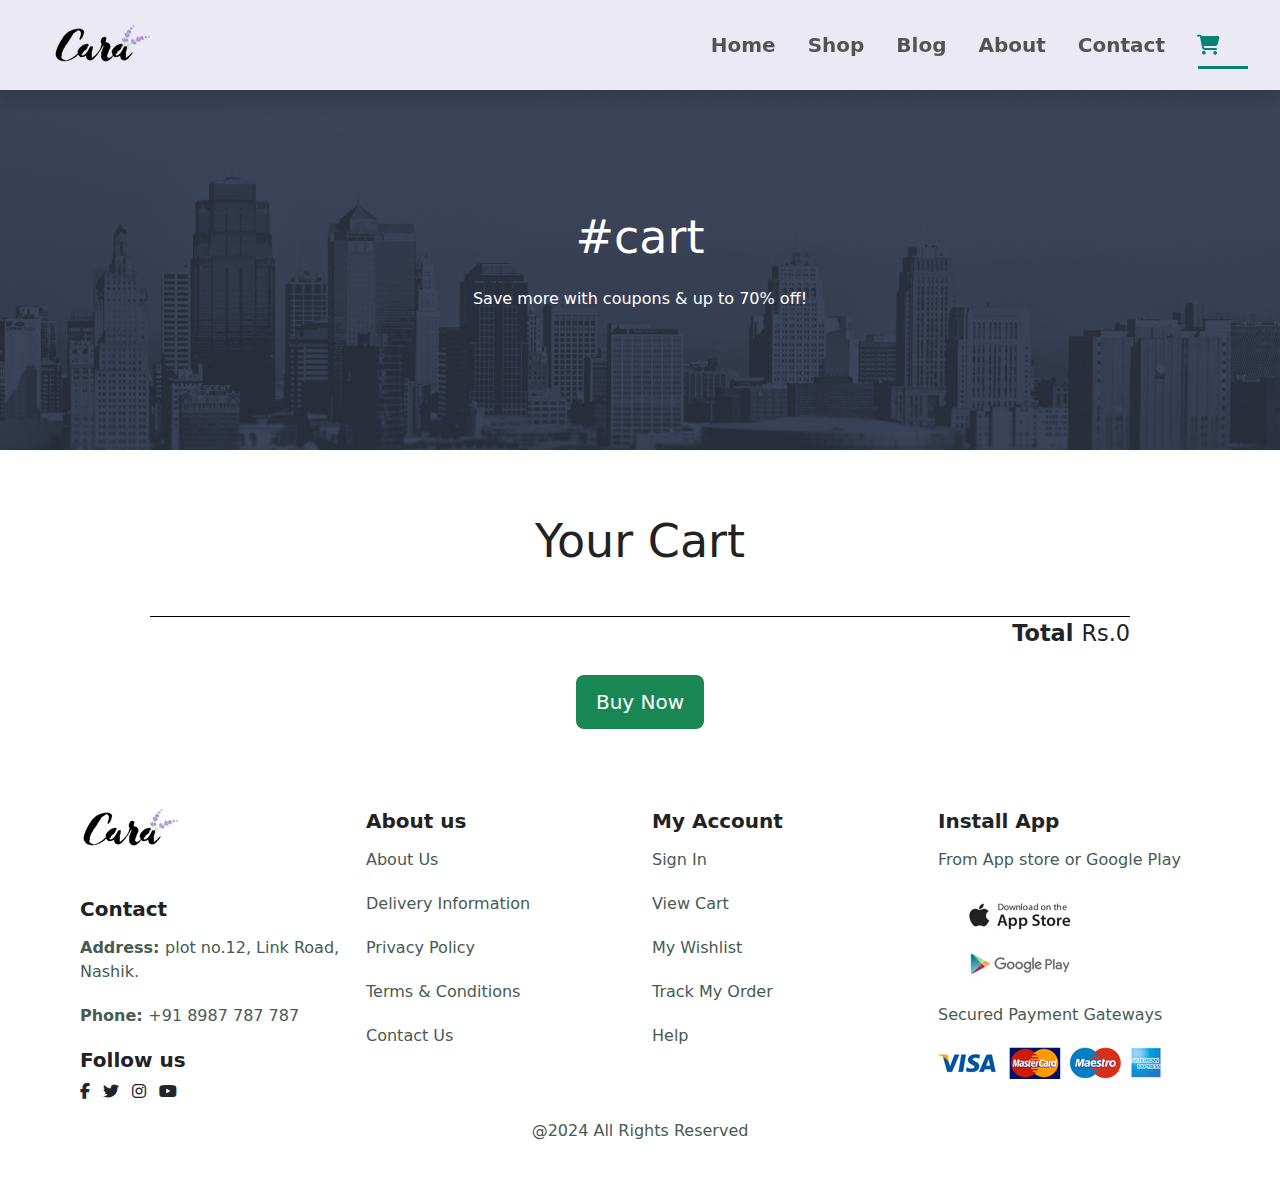
<file: cart.html>
<!DOCTYPE html>
<html lang="en">
  <head>
    <meta charset="UTF-8" />
    <meta http-equiv="X-UA-Compatible" content="IE=edge" />
    <meta name="viewport" content="width=device-width, initial-scale=1.0" />
    <title>Shopping Website</title>

    <!-- fontawesome link -->
    <link
      rel="stylesheet"
      href="https://cdnjs.cloudflare.com/ajax/libs/font-awesome/6.5.1/css/all.min.css"
    />

    <!-- bootstrap css link -->
    <link
      href="https://cdn.jsdelivr.net/npm/bootstrap@5.3.3/dist/css/bootstrap.min.css"
      rel="stylesheet"
      integrity="sha384-QWTKZyjpPEjISv5WaRU9OFeRpok6YctnYmDr5pNlyT2bRjXh0JMhjY6hW+ALEwIH"
      crossorigin="anonymous"
    />

    <link rel="stylesheet" href="style.css" />
  </head>

  <body>
    <section id="header">
      <nav class="navbar navbar-expand-lg shadow">
        <div class="container-fluid">
          <a class="navbar-brand" href="index.html"
            ><img src="img/logo.png" class="logo" alt="logo image"
          /></a>
          <button
            class="navbar-toggler"
            type="button"
            data-bs-toggle="collapse"
            data-bs-target="#navbarSupportedContent"
            aria-controls="navbarSupportedContent"
            aria-expanded="false"
            aria-label="Toggle navigation"
          >
            <span class="navbar-toggler-icon"></span>
          </button>
          <div class="collapse navbar-collapse" id="navbarSupportedContent">
            <ul class="navbar-nav ms-auto mb-2 mb-lg-0">
              <li class="nav-item">
                <a class="nav-link fs-5 ps-4" href="index.html">Home</a>
              </li>
              <li class="nav-item">
                <a class="nav-link fs-5 ps-4" href="shop.html">Shop</a>
              </li>
              <li class="nav-item">
                <a class="nav-link fs-5 ps-4" href="blog.html">Blog</a>
              </li>
              <li class="nav-item">
                <a class="nav-link fs-5 ps-4" href="about.html">About</a>
              </li>
              <li class="nav-item">
                <a class="nav-link fs-5 ps-4" href="contact.html">Contact</a>
              </li>
              <li class="nav-item">
                <a class="nav-link fs-5 ps-4 active1" href="cart.html"
                  ><i class="fa-sharp fa-solid fa-cart-shopping"></i
                ></a>
              </li>
            </ul>
          </div>
        </div>
      </nav>
    </section>

    <section
      id="page-header"
      class="d-flex flex-column justify-content-center align-items-center about-header"
    >
      <h2>#cart</h2>
      <p>Save more with coupons & up to 70% off!</p>
    </section>

    <div
      id="toastContainer"
      class="toast-container position-fixed top-0 end-0 p-3"
    ></div>

    <div class="cart section-p1 container">
      <h2 class="cart-title text-center p-4">Your Cart</h2>
      <!-- Content -->
      <div class="cart-content"></div>

      <!-- Total-->
      <div class="total">
        <div class="total-title">Total</div>
        <div class="total-price">Rs.0</div>
      </div>

      <!-- Buy button -->
      <button class="btn btn-lg btn-success buy-btn">Buy Now</button>
    </div>

    <footer class="section-p1">
      <div class="row">
        <div class="col">
          <img src="img/logo.png" alt="logo" />
          <h4 class="mt-5 fw-bolder">Contact</h4>
          <p><strong>Address: </strong>plot no.12, Link Road, Nashik.</p>
          <p><strong>Phone: </strong>+91 8987 787 787</p>
          <div class="follow">
            <h4 class="fw-bolder">Follow us</h4>
            <div class="icon">
              <i class="fa-brands fa-facebook-f pe-2"></i>
              <i class="fa-brands fa-twitter pe-2"></i>
              <i class="fa-brands fa-instagram pe-2"></i>
              <i class="fa-brands fa-youtube pe-2"></i>
            </div>
          </div>
        </div>
        <div class="col">
          <h4 class="fw-bolder">About us</h4>
          <p>About Us</p>
          <p>Delivery Information</p>
          <p>Privacy Policy</p>
          <p>Terms & Conditions</p>
          <p>Contact Us</p>
        </div>
        <div class="col">
          <h4 class="fw-bolder">My Account</h4>
          <p>Sign In</p>
          <p>View Cart</p>
          <p>My Wishlist</p>
          <p>Track My Order</p>
          <p>Help</p>
        </div>
        <div class="col">
          <h4 class="fw-bolder">Install App</h4>
          <p>From App store or Google Play</p>
          <div class="d-flex flex-wrap">
            <img src="img/pay/app.jpg" alt="" />
            <img src="img/pay/play.jpg" alt="" />
          </div>
          <p>Secured Payment Gateways</p>
          <img src="img/pay/pay.png" alt="" />
        </div>
      </div>
      <p class="text-center">@2024 All Rights Reserved</p>
    </footer>

    <!-- bootstrap js link -->
    <script
      src="https://cdn.jsdelivr.net/npm/bootstrap@5.3.3/dist/js/bootstrap.bundle.min.js"
      integrity="sha384-YvpcrYf0tY3lHB60NNkmXc5s9fDVZLESaAA55NDzOxhy9GkcIdslK1eN7N6jIeHz"
      crossorigin="anonymous"
    ></script>

    <script src="script.js"></script>
  </body>
</html>
</file>
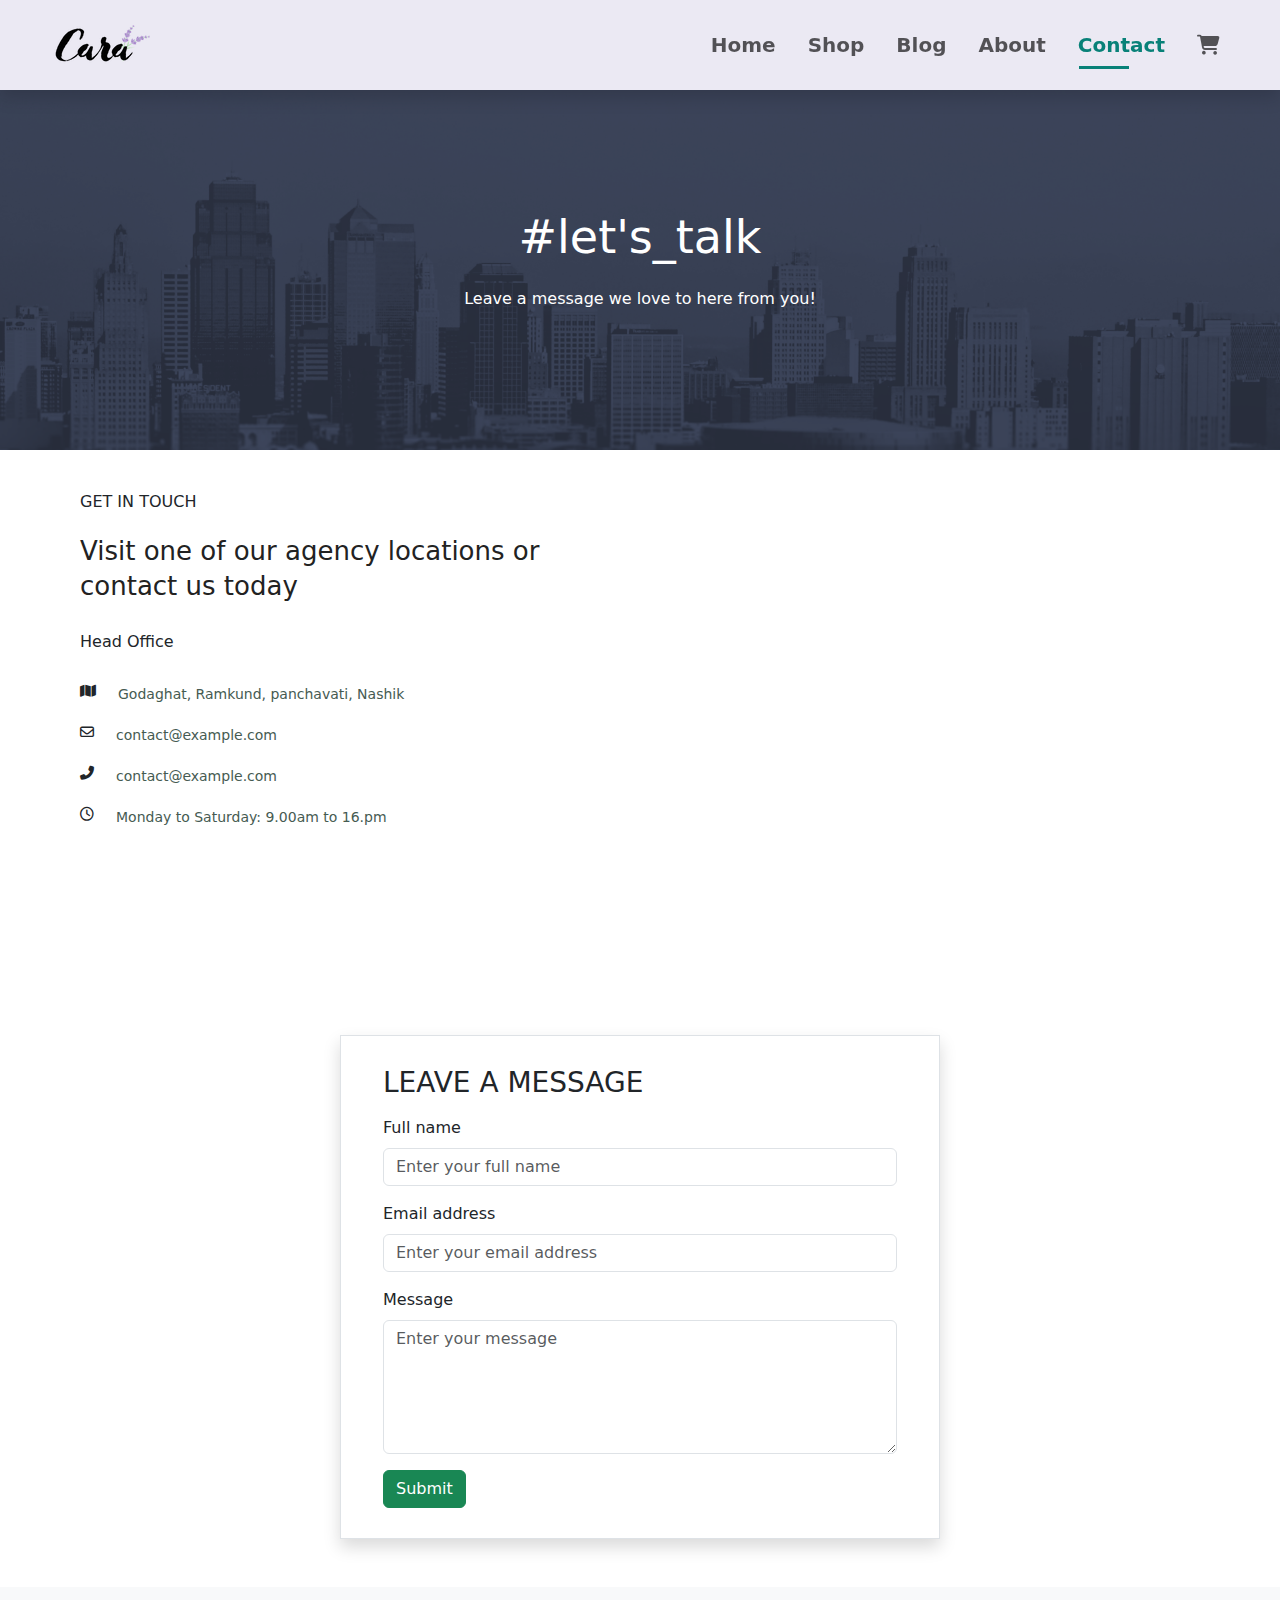
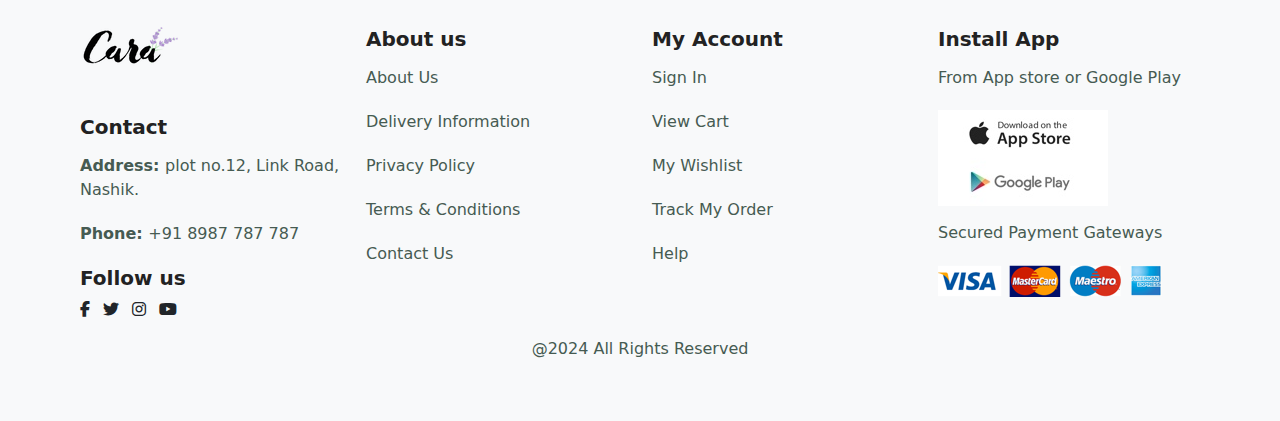
<file: contact.html>
<!DOCTYPE html>
<html lang="en">
  <head>
    <meta charset="UTF-8" />
    <meta http-equiv="X-UA-Compatible" content="IE=edge" />
    <meta name="viewport" content="width=device-width, initial-scale=1.0" />
    <title>Shopping Website</title>

    <!-- fontawesome link -->
    <link
      rel="stylesheet"
      href="https://cdnjs.cloudflare.com/ajax/libs/font-awesome/6.5.1/css/all.min.css"
    />

    <!-- bootstrap css link -->
    <link
      href="https://cdn.jsdelivr.net/npm/bootstrap@5.3.3/dist/css/bootstrap.min.css"
      rel="stylesheet"
      integrity="sha384-QWTKZyjpPEjISv5WaRU9OFeRpok6YctnYmDr5pNlyT2bRjXh0JMhjY6hW+ALEwIH"
      crossorigin="anonymous"
    />

    <link rel="stylesheet" href="style.css" />
  </head>

  <body>
    <section id="header">
      <nav class="navbar navbar-expand-lg shadow">
        <div class="container-fluid">
          <a class="navbar-brand" href="index.html"
            ><img src="img/logo.png" class="logo" alt="logo image"
          /></a>
          <button
            class="navbar-toggler"
            type="button"
            data-bs-toggle="collapse"
            data-bs-target="#navbarSupportedContent"
            aria-controls="navbarSupportedContent"
            aria-expanded="false"
            aria-label="Toggle navigation"
          >
            <span class="navbar-toggler-icon"></span>
          </button>
          <div class="collapse navbar-collapse" id="navbarSupportedContent">
            <ul class="navbar-nav ms-auto mb-2 mb-lg-0">
              <li class="nav-item">
                <a class="nav-link fs-5 ps-4" href="index.html">Home</a>
              </li>
              <li class="nav-item">
                <a class="nav-link fs-5 ps-4" href="shop.html">Shop</a>
              </li>
              <li class="nav-item">
                <a class="nav-link fs-5 ps-4" href="blog.html">Blog</a>
              </li>
              <li class="nav-item">
                <a class="nav-link fs-5 ps-4" href="about.html">About</a>
              </li>
              <li class="nav-item">
                <a class="nav-link fs-5 ps-4 active1" href="contact.html"
                  >Contact</a
                >
              </li>
              <li class="nav-item">
                <a class="nav-link fs-5 ps-4" href="cart.html"
                  ><i class="fa-sharp fa-solid fa-cart-shopping"></i
                ></a>
              </li>
            </ul>
          </div>
        </div>
      </nav>
    </section>

    <section
      id="page-header"
      class="d-flex flex-column justify-content-center align-items-center about-header"
    >
      <h2>#let's_talk</h2>
      <p>Leave a message we love to here from you!</p>
    </section>

    <section id="contact-details" class="section-p1 row">
      <div class="details col-md-12 col-lg-6">
        <span>GET IN TOUCH</span>
        <h2>Visit one of our agency locations or contact us today</h2>
        <h3>Head Office</h3>
        <div>
          <li>
            <i class="fas fa-map"></i>
            <p>Godaghat, Ramkund, panchavati, Nashik</p>
          </li>
          <li>
            <i class="far fa-envelope"></i>
            <p>contact@example.com</p>
          </li>
          <li>
            <i class="fas fa-phone-alt"></i>
            <p>contact@example.com</p>
          </li>
          <li>
            <i class="far fa-clock"></i>
            <p>Monday to Saturday: 9.00am to 16.pm</p>
          </li>
        </div>
      </div>
      <div class="map col-md-12 col-lg-6">
        <iframe
          src="https://www.google.com/maps/embed?pb=!1m18!1m12!1m3!1d3748.9963108072066!2d73.79084425405993!3d20.0086695427215!2m3!1f0!2f0!3f0!3m2!1i1024!2i768!4f13.1!3m3!1m2!1s0x3bddebac8ccbbebd%3A0x1736b7a01ec5be2b!2sRamkund%2C%20Panchavati%2C%20Nashik%2C%20Maharashtra%20422003!5e0!3m2!1sen!2sin!4v1711629367116!5m2!1sen!2sin"
          style="border: 0"
          allowfullscreen=""
          loading="lazy"
          referrerpolicy="no-referrer-when-downgrade"
        ></iframe>
      </div>
    </section>

    <section id="form-details" class="my-5 row shadow border">
      <div class="col-md-12 col-sm-10 mx-auto">
        <form>
          <h3 class="mb-3">LEAVE A MESSAGE</h3>
          <div class="mb-3">
            <label for="fullName" class="form-label">Full name</label>
            <input
              type="text"
              class="form-control"
              id="fullName"
              aria-describedby="emailHelp"
              placeholder="Enter your full name"
            />
          </div>
          <div class="mb-3">
            <label for="email" class="form-label">Email address</label>
            <input
              type="email"
              class="form-control"
              id="email"
              aria-describedby="emailHelp"
              placeholder="Enter your email address"
            />
          </div>
          <div class="mb-3">
            <label for="message" class="form-label">Message</label>
            <textarea
              class="form-control"
              id="message"
              rows="5"
              placeholder="Enter your message"
            ></textarea>
          </div>
          <button type="submit" class="btn btn-success">Submit</button>
        </form>
      </div>
    </section>

    <footer class="section-p1 bg-body-tertiary">
      <div class="row">
        <div class="col">
          <img src="img/logo.png" alt="logo" />
          <h4 class="mt-5 fw-bolder">Contact</h4>
          <p><strong>Address: </strong>plot no.12, Link Road, Nashik.</p>
          <p><strong>Phone: </strong>+91 8987 787 787</p>
          <div class="follow">
            <h4 class="fw-bolder">Follow us</h4>
            <div class="icon">
              <i class="fa-brands fa-facebook-f pe-2"></i>
              <i class="fa-brands fa-twitter pe-2"></i>
              <i class="fa-brands fa-instagram pe-2"></i>
              <i class="fa-brands fa-youtube pe-2"></i>
            </div>
          </div>
        </div>
        <div class="col">
          <h4 class="fw-bolder">About us</h4>
          <p>About Us</p>
          <p>Delivery Information</p>
          <p>Privacy Policy</p>
          <p>Terms & Conditions</p>
          <p>Contact Us</p>
        </div>
        <div class="col">
          <h4 class="fw-bolder">My Account</h4>
          <p>Sign In</p>
          <p>View Cart</p>
          <p>My Wishlist</p>
          <p>Track My Order</p>
          <p>Help</p>
        </div>
        <div class="col">
          <h4 class="fw-bolder">Install App</h4>
          <p>From App store or Google Play</p>
          <div class="d-flex flex-wrap">
            <img src="img/pay/app.jpg" alt="" />
            <img src="img/pay/play.jpg" alt="" />
          </div>
          <p>Secured Payment Gateways</p>
          <img src="img/pay/pay.png" alt="" />
        </div>
      </div>
      <p class="text-center">@2024 All Rights Reserved</p>
    </footer>

    <!-- bootstrap js link -->
    <script
      src="https://cdn.jsdelivr.net/npm/bootstrap@5.3.3/dist/js/bootstrap.bundle.min.js"
      integrity="sha384-YvpcrYf0tY3lHB60NNkmXc5s9fDVZLESaAA55NDzOxhy9GkcIdslK1eN7N6jIeHz"
      crossorigin="anonymous"
    ></script>

    <script src="script.js"></script>
  </body>
</html>
</file>
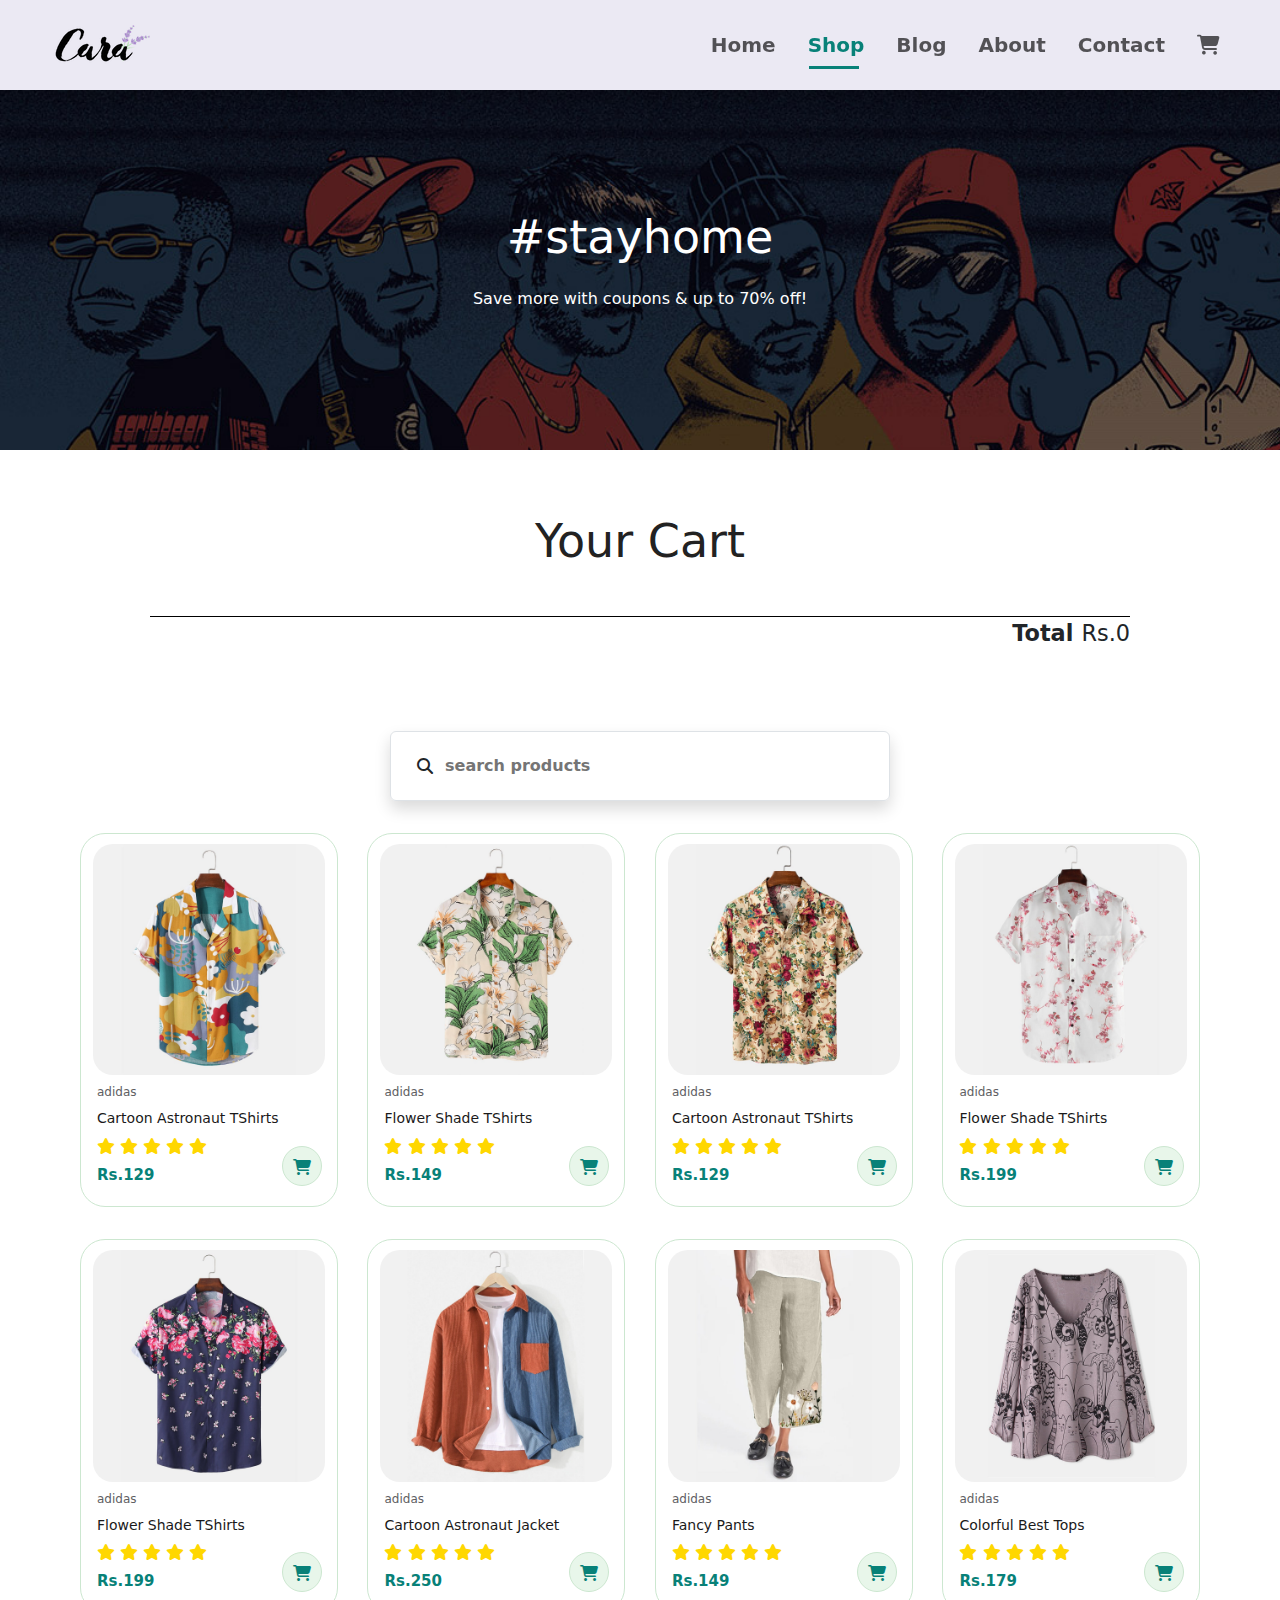
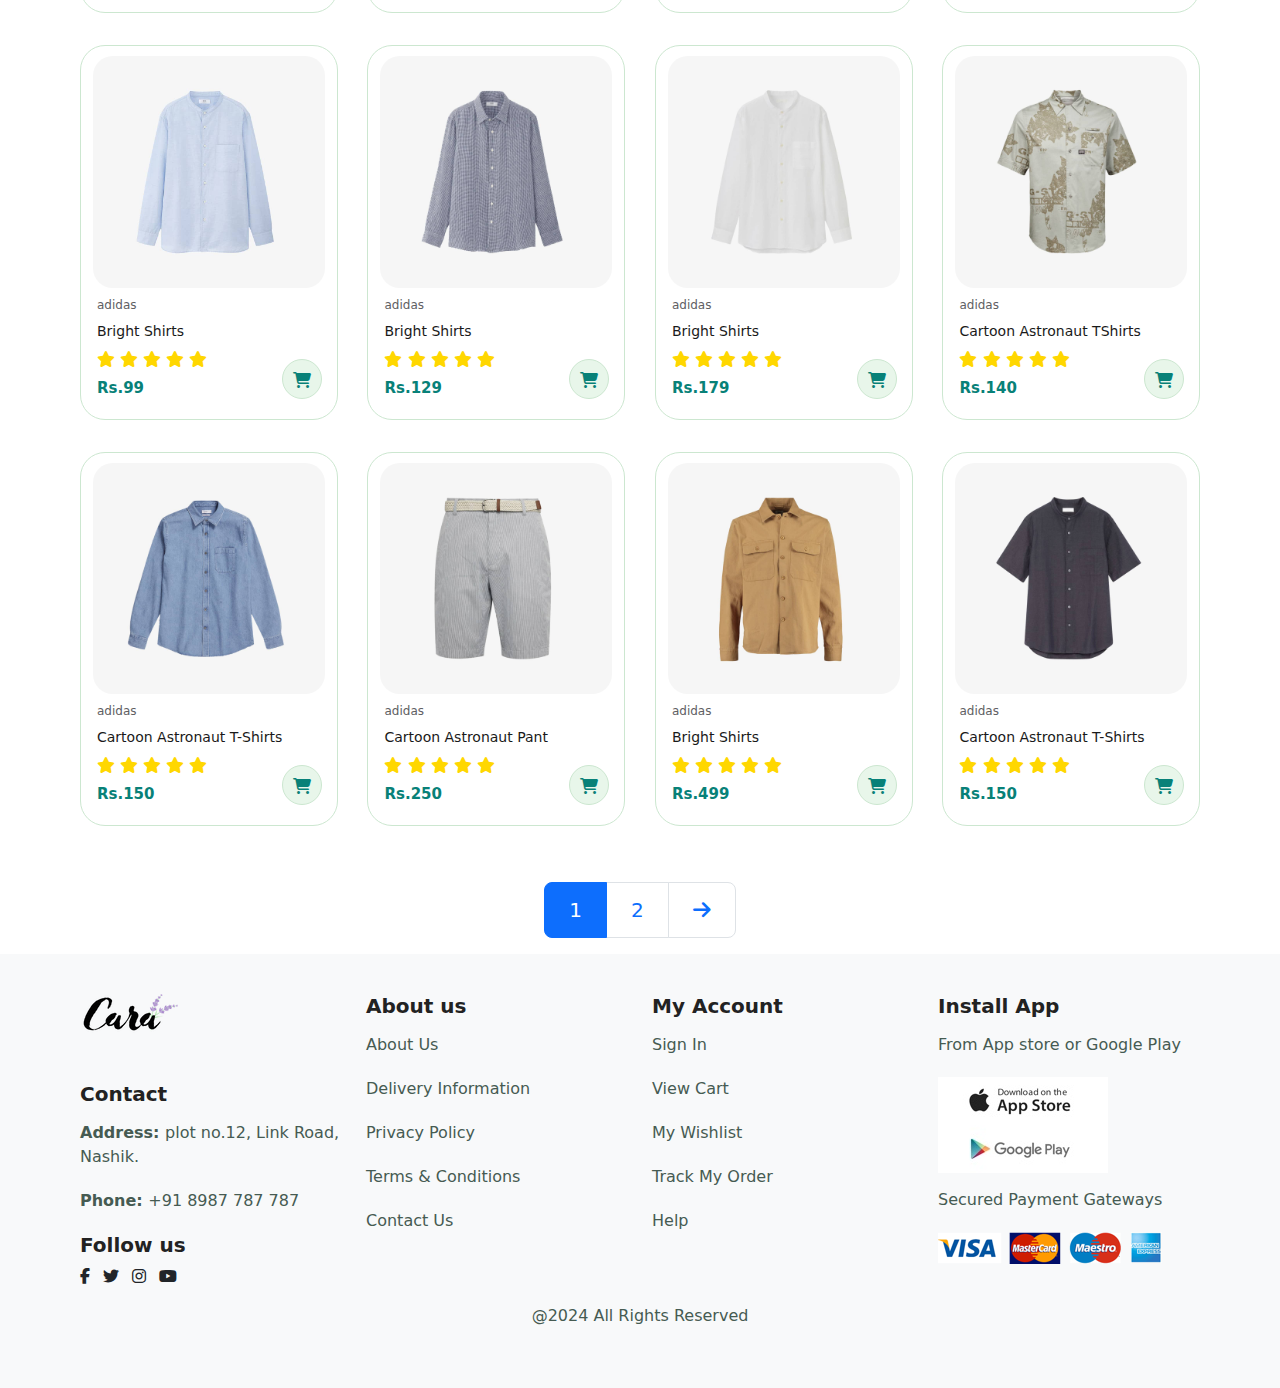
<file: shop.html>
<!DOCTYPE html>
<html lang="en">
  <head>
    <meta charset="UTF-8" />
    <meta http-equiv="X-UA-Compatible" content="IE=edge" />
    <meta name="viewport" content="width=device-width, initial-scale=1.0" />
    <title>Shopping Website</title>

    <!-- fontawesome link -->
    <link
      rel="stylesheet"
      href="https://cdnjs.cloudflare.com/ajax/libs/font-awesome/6.5.1/css/all.min.css"
    />

    <!-- bootstrap css link -->
    <link
      href="https://cdn.jsdelivr.net/npm/bootstrap@5.3.3/dist/css/bootstrap.min.css"
      rel="stylesheet"
      integrity="sha384-QWTKZyjpPEjISv5WaRU9OFeRpok6YctnYmDr5pNlyT2bRjXh0JMhjY6hW+ALEwIH"
      crossorigin="anonymous"
    />

    <link rel="stylesheet" href="style.css" />
  </head>

  <body>
    <section id="header">
      <nav class="navbar navbar-expand-lg shadow">
        <div class="container-fluid">
          <a class="navbar-brand" href="index.html"
            ><img src="img/logo.png" class="logo" alt="logo image"
          /></a>
          <button
            class="navbar-toggler"
            type="button"
            data-bs-toggle="collapse"
            data-bs-target="#navbarSupportedContent"
            aria-controls="navbarSupportedContent"
            aria-expanded="false"
            aria-label="Toggle navigation"
          >
            <span class="navbar-toggler-icon"></span>
          </button>
          <div class="collapse navbar-collapse" id="navbarSupportedContent">
            <ul class="navbar-nav ms-auto mb-2 mb-lg-0">
              <li class="nav-item">
                <a class="nav-link fs-5 ps-4" href="index.html">Home</a>
              </li>
              <li class="nav-item">
                <a class="nav-link fs-5 ps-4 active1" href="shop.html">Shop</a>
              </li>
              <li class="nav-item">
                <a class="nav-link fs-5 ps-4" href="blog.html">Blog</a>
              </li>
              <li class="nav-item">
                <a class="nav-link fs-5 ps-4" href="about.html">About</a>
              </li>
              <li class="nav-item">
                <a class="nav-link fs-5 ps-4" href="contact.html">Contact</a>
              </li>
              <li class="nav-item">
                <a class="nav-link fs-5 ps-4" href="cart.html"
                  ><i class="fa-sharp fa-solid fa-cart-shopping"></i
                ></a>
              </li>
            </ul>
          </div>
        </div>
      </nav>
    </section>

    <section
      id="page-header"
      class="d-flex flex-column justify-content-center align-items-center"
    >
      <h2>#stayhome</h2>
      <p>Save more with coupons & up to 70% off!</p>
    </section>

    <div class="cart section-p1 container">
      <h2 class="cart-title text-center p-4">Your Cart</h2>
      <!-- Content -->
      <div class="cart-content"></div>

      <!-- Total-->
      <div class="total">
        <div class="total-title">Total</div>
        <div class="total-price">Rs.0</div>
      </div>

      <!-- Buy button -->
      <!-- <button class="btn btn-lg btn-success buy-btn">Buy Now</button> -->
    </div>

    <section id="product1" class="section-p1 text-center conatainer">
      <div class="search-div d-flex justify-content-center pb-3">
        <div class="search-bar shadow rounded p-3 border">
          <form action="" class="d-flex">
            <i class="fa-solid fa-magnifying-glass search-icon"></i>
            <input
              type="text"
              id="search-item"
              placeholder="search products"
              onkeyup="search()"
            />
          </form>
        </div>
      </div>

      <div
        id="product-list"
        class="pro-container d-flex justify-content-between flex-wrap"
      >
        <div class="pro position-relative my-3 product-box">
          <img src="img/products/f1.jpg" class="product-img" alt="" />
          <div class="des text-start p-1">
            <span>adidas</span>
            <h5 class="product-title">Cartoon Astronaut TShirts</h5>
            <div class="star">
              <i class="fas fa-star"></i>
              <i class="fas fa-star"></i>
              <i class="fas fa-star"></i>
              <i class="fas fa-star"></i>
              <i class="fas fa-star"></i>
            </div>
            <h4 class="price">Rs.129</h4>
          </div>
          <i class="fa-solid fa-shopping-cart cart-icon"></i>
        </div>
        <div class="pro position-relative my-3 product-box">
          <img src="img/products/f2.jpg" class="product-img" alt="" />
          <div class="des text-start p-1">
            <span>adidas</span>
            <h5 class="product-title">Flower Shade TShirts</h5>
            <div class="star">
              <i class="fas fa-star"></i>
              <i class="fas fa-star"></i>
              <i class="fas fa-star"></i>
              <i class="fas fa-star"></i>
              <i class="fas fa-star"></i>
            </div>
            <h4 class="price">Rs.149</h4>
          </div>
          <i class="fa-solid fa-shopping-cart cart-icon"></i>
        </div>
        <div class="pro position-relative my-3 product-box">
          <img src="img/products/f3.jpg" class="product-img" alt="" />
          <div class="des text-start p-1">
            <span>adidas</span>
            <h5 class="product-title">Cartoon Astronaut TShirts</h5>
            <div class="star">
              <i class="fas fa-star"></i>
              <i class="fas fa-star"></i>
              <i class="fas fa-star"></i>
              <i class="fas fa-star"></i>
              <i class="fas fa-star"></i>
            </div>
            <h4 class="price">Rs.129</h4>
          </div>
          <i class="fa-solid fa-shopping-cart cart-icon"></i>
        </div>
        <div class="pro position-relative my-3 product-box">
          <img src="img/products/f4.jpg" class="product-img" alt="" />
          <div class="des text-start p-1">
            <span>adidas</span>
            <h5 class="product-title">Flower Shade TShirts</h5>
            <div class="star">
              <i class="fas fa-star"></i>
              <i class="fas fa-star"></i>
              <i class="fas fa-star"></i>
              <i class="fas fa-star"></i>
              <i class="fas fa-star"></i>
            </div>
            <h4 class="price">Rs.199</h4>
          </div>
          <i class="fa-solid fa-shopping-cart cart-icon"></i>
        </div>
        <div class="pro position-relative my-3 product-box">
          <img src="img/products/f5.jpg" class="product-img" alt="" />
          <div class="des text-start p-1">
            <span>adidas</span>
            <h5 class="product-title">Flower Shade TShirts</h5>
            <div class="star">
              <i class="fas fa-star"></i>
              <i class="fas fa-star"></i>
              <i class="fas fa-star"></i>
              <i class="fas fa-star"></i>
              <i class="fas fa-star"></i>
            </div>
            <h4 class="price">Rs.199</h4>
          </div>
          <i class="fa-solid fa-shopping-cart cart-icon"></i>
        </div>
        <div class="pro position-relative my-3 product-box">
          <img src="img/products/f6.jpg" class="product-img" alt="" />
          <div class="des text-start p-1">
            <span>adidas</span>
            <h5 class="product-title">Cartoon Astronaut Jacket</h5>
            <div class="star">
              <i class="fas fa-star"></i>
              <i class="fas fa-star"></i>
              <i class="fas fa-star"></i>
              <i class="fas fa-star"></i>
              <i class="fas fa-star"></i>
            </div>
            <h4 class="price">Rs.250</h4>
          </div>
          <i class="fa-solid fa-shopping-cart cart-icon"></i>
        </div>
        <div class="pro position-relative my-3 product-box">
          <img src="img/products/f7.jpg" class="product-img" alt="" />
          <div class="des text-start p-1">
            <span>adidas</span>
            <h5 class="product-title">Fancy Pants</h5>
            <div class="star">
              <i class="fas fa-star"></i>
              <i class="fas fa-star"></i>
              <i class="fas fa-star"></i>
              <i class="fas fa-star"></i>
              <i class="fas fa-star"></i>
            </div>
            <h4 class="price">Rs.149</h4>
          </div>
          <i class="fa-solid fa-shopping-cart cart-icon"></i>
        </div>
        <div class="pro position-relative my-3 product-box">
          <img src="img/products/f8.jpg" class="product-img" alt="" />
          <div class="des text-start p-1">
            <span>adidas</span>
            <h5 class="product-title">Colorful Best Tops</h5>
            <div class="star">
              <i class="fas fa-star"></i>
              <i class="fas fa-star"></i>
              <i class="fas fa-star"></i>
              <i class="fas fa-star"></i>
              <i class="fas fa-star"></i>
            </div>
            <h4 class="price">Rs.179</h4>
          </div>
          <i class="fa-solid fa-shopping-cart cart-icon"></i>
        </div>

        <div class="pro position-relative my-3 product-box">
          <img src="img/products/n1.jpg" class="product-img" alt="" />
          <div class="des text-start p-1">
            <span>adidas</span>
            <h5 class="product-title">Bright Shirts</h5>
            <div class="star">
              <i class="fas fa-star"></i>
              <i class="fas fa-star"></i>
              <i class="fas fa-star"></i>
              <i class="fas fa-star"></i>
              <i class="fas fa-star"></i>
            </div>
            <h4 class="price">Rs.99</h4>
          </div>
          <i class="fa-solid fa-shopping-cart cart-icon"></i>
        </div>
        <div class="pro position-relative my-3 product-box">
          <img src="img/products/n2.jpg" class="product-img" alt="" />
          <div class="des text-start p-1">
            <span>adidas</span>
            <h5 class="product-title">Bright Shirts</h5>
            <div class="star">
              <i class="fas fa-star"></i>
              <i class="fas fa-star"></i>
              <i class="fas fa-star"></i>
              <i class="fas fa-star"></i>
              <i class="fas fa-star"></i>
            </div>
            <h4 class="price">Rs.129</h4>
          </div>
          <i class="fa-solid fa-shopping-cart cart-icon"></i>
        </div>
        <div class="pro position-relative my-3 product-box">
          <img src="img/products/n3.jpg" class="product-img" alt="" />
          <div class="des text-start p-1">
            <span>adidas</span>
            <h5 class="product-title">Bright Shirts</h5>
            <div class="star">
              <i class="fas fa-star"></i>
              <i class="fas fa-star"></i>
              <i class="fas fa-star"></i>
              <i class="fas fa-star"></i>
              <i class="fas fa-star"></i>
            </div>
            <h4 class="price">Rs.179</h4>
          </div>
          <i class="fa-solid fa-shopping-cart cart-icon"></i>
        </div>
        <div class="pro position-relative my-3 product-box">
          <img src="img/products/n4.jpg" class="product-img" alt="" />
          <div class="des text-start p-1">
            <span>adidas</span>
            <h5 class="product-title">Cartoon Astronaut TShirts</h5>
            <div class="star">
              <i class="fas fa-star"></i>
              <i class="fas fa-star"></i>
              <i class="fas fa-star"></i>
              <i class="fas fa-star"></i>
              <i class="fas fa-star"></i>
            </div>
            <h4 class="price">Rs.140</h4>
          </div>
          <i class="fa-solid fa-shopping-cart cart-icon"></i>
        </div>
        <div class="pro position-relative my-3 product-box">
          <img src="img/products/n5.jpg" class="product-img" alt="" />
          <div class="des text-start p-1">
            <span>adidas</span>
            <h5 class="product-title">Cartoon Astronaut T-Shirts</h5>
            <div class="star">
              <i class="fas fa-star"></i>
              <i class="fas fa-star"></i>
              <i class="fas fa-star"></i>
              <i class="fas fa-star"></i>
              <i class="fas fa-star"></i>
            </div>
            <h4 class="price">Rs.150</h4>
          </div>
          <i class="fa-solid fa-shopping-cart cart-icon"></i>
        </div>
        <div class="pro position-relative my-3 product-box">
          <img src="img/products/n6.jpg" class="product-img" alt="" />
          <div class="des text-start p-1">
            <span>adidas</span>
            <h5 class="product-title">Cartoon Astronaut Pant</h5>
            <div class="star">
              <i class="fas fa-star"></i>
              <i class="fas fa-star"></i>
              <i class="fas fa-star"></i>
              <i class="fas fa-star"></i>
              <i class="fas fa-star"></i>
            </div>
            <h4 class="price">Rs.250</h4>
          </div>
          <i class="fa-solid fa-shopping-cart cart-icon"></i>
        </div>
        <div class="pro position-relative my-3 product-box">
          <img src="img/products/n7.jpg" class="product-img" alt="" />
          <div class="des text-start p-1">
            <span>adidas</span>
            <h5 class="product-title">Bright Shirts</h5>
            <div class="star">
              <i class="fas fa-star"></i>
              <i class="fas fa-star"></i>
              <i class="fas fa-star"></i>
              <i class="fas fa-star"></i>
              <i class="fas fa-star"></i>
            </div>
            <h4 class="price">Rs.499</h4>
          </div>
          <i class="fa-solid fa-shopping-cart cart-icon"></i>
        </div>
        <div class="pro position-relative my-3 product-box">
          <img src="img/products/n8.jpg" class="product-img" alt="" />
          <div class="des text-start p-1">
            <span>adidas</span>
            <h5 class="product-title">Cartoon Astronaut T-Shirts</h5>
            <div class="star">
              <i class="fas fa-star"></i>
              <i class="fas fa-star"></i>
              <i class="fas fa-star"></i>
              <i class="fas fa-star"></i>
              <i class="fas fa-star"></i>
            </div>
            <h4 class="price">Rs.150</h4>
          </div>
          <i class="fa-solid fa-shopping-cart cart-icon"></i>
        </div>
      </div>
    </section>

    <section id="pagination">
      <ul class="pagination pagination-lg justify-content-center">
        <li class="page-item active" aria-current="page">
          <span class="page-link">1</span>
        </li>
        <li class="page-item"><a class="page-link" href="#">2</a></li>
        <li class="page-item">
          <a class="page-link" href="#"
            ><i class="fa-solid fa-arrow-right"></i
          ></a>
        </li>
      </ul>
    </section>

    <footer class="section-p1 bg-body-tertiary">
      <div class="row">
        <div class="col">
          <img src="img/logo.png" alt="logo" />
          <h4 class="mt-5 fw-bolder">Contact</h4>
          <p><strong>Address: </strong>plot no.12, Link Road, Nashik.</p>
          <p><strong>Phone: </strong>+91 8987 787 787</p>
          <div class="follow">
            <h4 class="fw-bolder">Follow us</h4>
            <div class="icon">
              <i class="fa-brands fa-facebook-f pe-2"></i>
              <i class="fa-brands fa-twitter pe-2"></i>
              <i class="fa-brands fa-instagram pe-2"></i>
              <i class="fa-brands fa-youtube pe-2"></i>
            </div>
          </div>
        </div>
        <div class="col">
          <h4 class="fw-bolder">About us</h4>
          <p>About Us</p>
          <p>Delivery Information</p>
          <p>Privacy Policy</p>
          <p>Terms & Conditions</p>
          <p>Contact Us</p>
        </div>
        <div class="col">
          <h4 class="fw-bolder">My Account</h4>
          <p>Sign In</p>
          <p>View Cart</p>
          <p>My Wishlist</p>
          <p>Track My Order</p>
          <p>Help</p>
        </div>
        <div class="col">
          <h4 class="fw-bolder">Install App</h4>
          <p>From App store or Google Play</p>
          <div class="d-flex flex-wrap">
            <img src="img/pay/app.jpg" alt="" />
            <img src="img/pay/play.jpg" alt="" />
          </div>
          <p>Secured Payment Gateways</p>
          <img src="img/pay/pay.png" alt="" />
        </div>
      </div>
      <p class="text-center">@2024 All Rights Reserved</p>
    </footer>

    <!-- bootstrap js link -->
    <script
      src="https://cdn.jsdelivr.net/npm/bootstrap@5.3.3/dist/js/bootstrap.bundle.min.js"
      integrity="sha384-YvpcrYf0tY3lHB60NNkmXc5s9fDVZLESaAA55NDzOxhy9GkcIdslK1eN7N6jIeHz"
      crossorigin="anonymous"
    ></script>

    <script src="script.js"></script>
  </body>
</html>
</file>
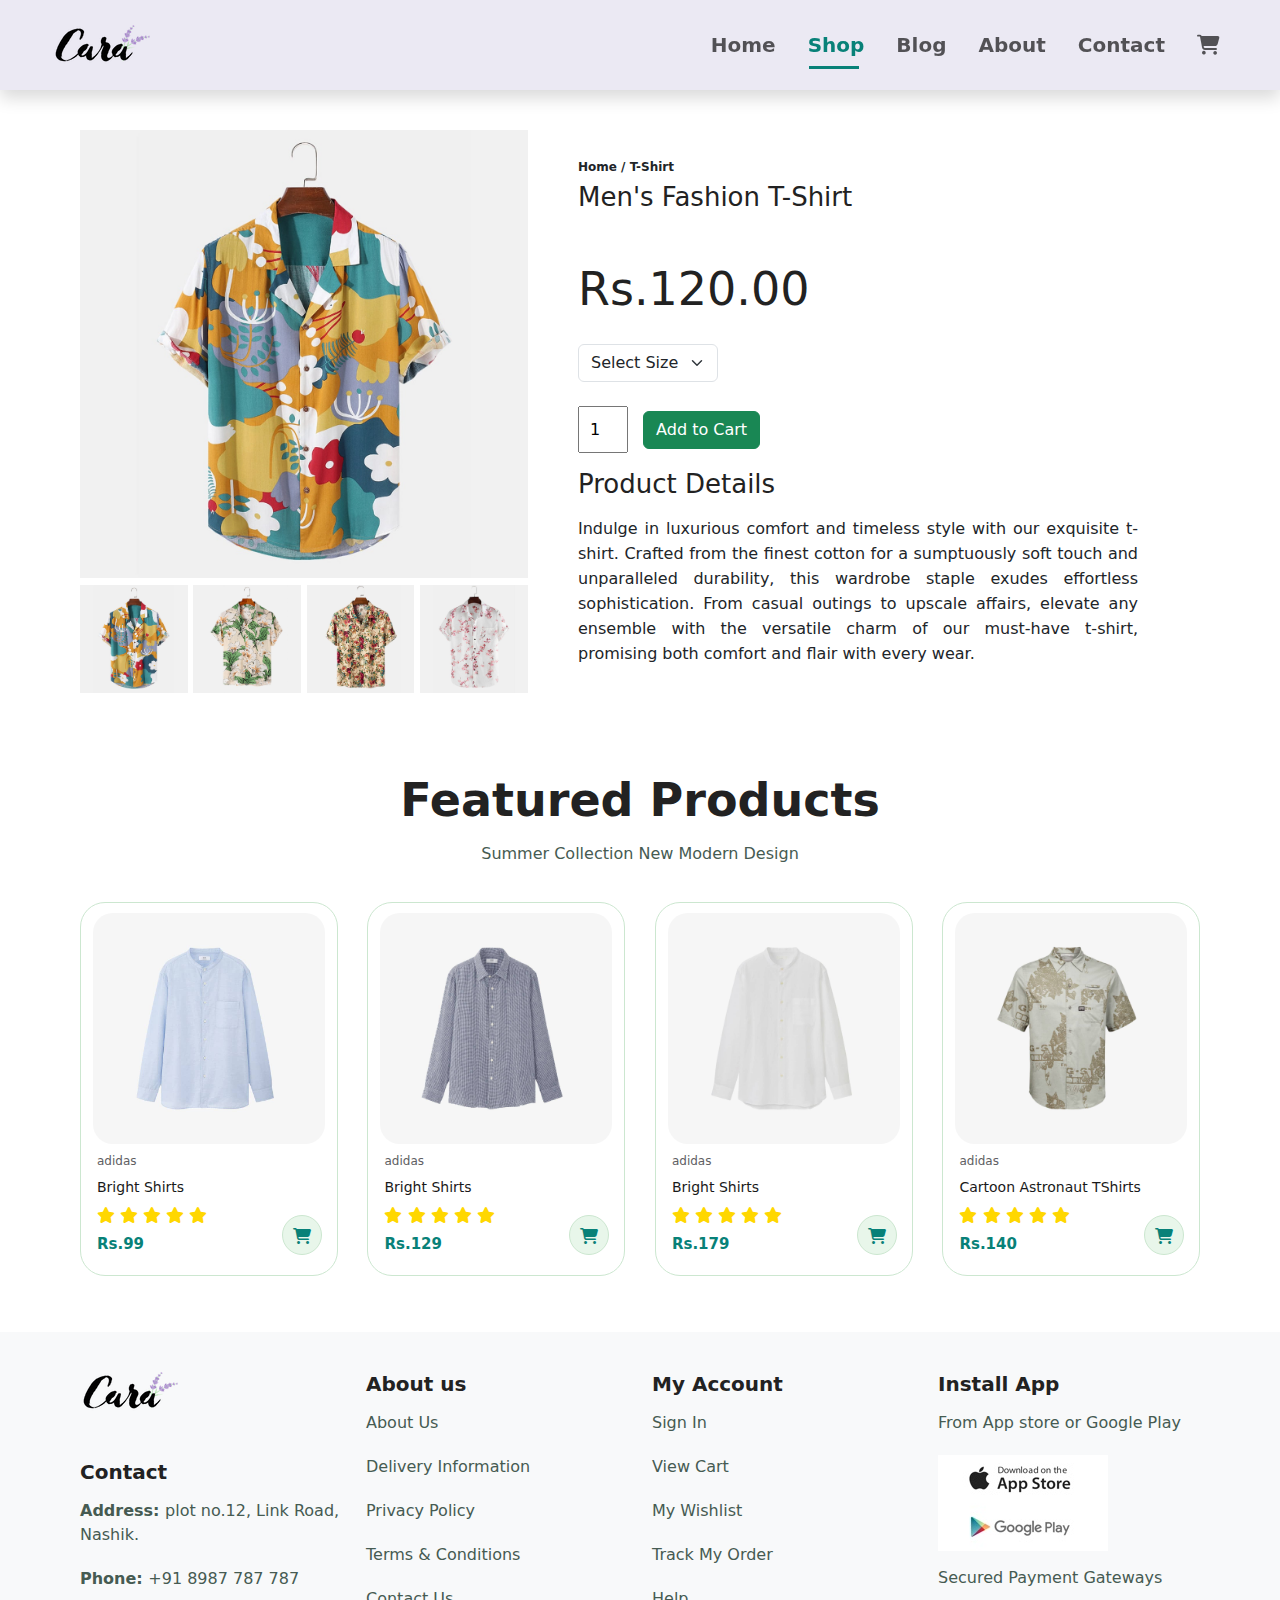
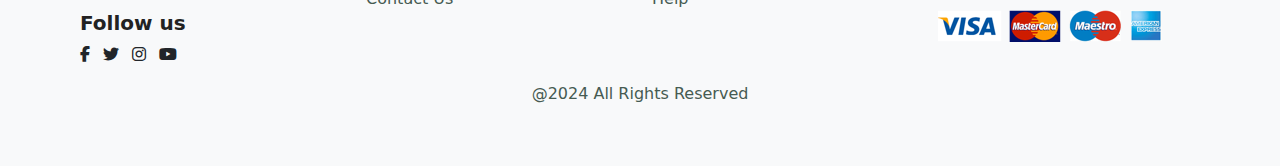
<file: sproduct.html>
<!DOCTYPE html>
<html lang="en">
  <head>
    <meta charset="UTF-8" />
    <meta http-equiv="X-UA-Compatible" content="IE=edge" />
    <meta name="viewport" content="width=device-width, initial-scale=1.0" />
    <title>Shopping Website</title>

    <!-- fontawesome link -->
    <link
      rel="stylesheet"
      href="https://cdnjs.cloudflare.com/ajax/libs/font-awesome/6.5.1/css/all.min.css"
    />

    <!-- bootstrap css link -->
    <link
      href="https://cdn.jsdelivr.net/npm/bootstrap@5.3.3/dist/css/bootstrap.min.css"
      rel="stylesheet"
      integrity="sha384-QWTKZyjpPEjISv5WaRU9OFeRpok6YctnYmDr5pNlyT2bRjXh0JMhjY6hW+ALEwIH"
      crossorigin="anonymous"
    />

    <link rel="stylesheet" href="style.css" />
  </head>

  <body>
    <section id="header">
      <nav class="navbar navbar-expand-lg shadow">
        <div class="container-fluid">
          <a class="navbar-brand" href="index.html"
            ><img src="img/logo.png" class="logo" alt="logo image"
          /></a>
          <button
            class="navbar-toggler"
            type="button"
            data-bs-toggle="collapse"
            data-bs-target="#navbarSupportedContent"
            aria-controls="navbarSupportedContent"
            aria-expanded="false"
            aria-label="Toggle navigation"
          >
            <span class="navbar-toggler-icon"></span>
          </button>
          <div class="collapse navbar-collapse" id="navbarSupportedContent">
            <ul class="navbar-nav ms-auto mb-2 mb-lg-0">
              <li class="nav-item">
                <a class="nav-link fs-5 ps-4" href="index.html">Home</a>
              </li>
              <li class="nav-item">
                <a class="nav-link fs-5 ps-4 active1" href="shop.html">Shop</a>
              </li>
              <li class="nav-item">
                <a class="nav-link fs-5 ps-4" href="blog.html">Blog</a>
              </li>
              <li class="nav-item">
                <a class="nav-link fs-5 ps-4" href="about.html">About</a>
              </li>
              <li class="nav-item">
                <a class="nav-link fs-5 ps-4" href="contact.html">Contact</a>
              </li>
              <li class="nav-item">
                <a class="nav-link fs-5 ps-4" href="cart.html"
                  ><i class="fa-sharp fa-solid fa-cart-shopping"></i
                ></a>
              </li>
            </ul>
          </div>
        </div>
      </nav>
    </section>

    <section id="prodetails" class="section-p1">
      <div class="single-pro-img">
        <img src="img/products/f1.jpg" id="mainImg" width="100%" alt="" />

        <div class="small-img-group d-flex justify-content-between">
          <div class="small-img-col">
            <img
              src="img/products/f1.jpg"
              class="small-img"
              width="100%"
              alt=""
            />
          </div>
          <div class="small-img-col">
            <img
              src="img/products/f2.jpg
              "
              class="small-img"
              width="100%"
              alt=""
            />
          </div>
          <div class="small-img-col">
            <img
              src="img/products/f3.jpg"
              class="small-img"
              width="100%"
              alt=""
            />
          </div>
          <div class="small-img-col">
            <img
              src="img/products/f4.jpg"
              class="small-img"
              width="100%"
              alt=""
            />
          </div>
        </div>
      </div>

      <div class="single-pro-details">
        <h6>Home / T-Shirt</h6>
        <h4>Men's Fashion T-Shirt</h4>
        <h2>Rs.120.00</h2>
        <select class="form-select w-25">
          <option selected>Select Size</option>
          <option value="1">XL</option>
          <option value="2">XXL</option>
          <option value="3">Small</option>
          <option value="3">Large</option></select
        ><br />
        <input type="number" value="1" min="1" />
        <button class="btn btn-success">Add to Cart</button>
        <h4 class="my-3">Product Details</h4>
        <span
          >Indulge in luxurious comfort and timeless style with our exquisite
          t-shirt. Crafted from the finest cotton for a sumptuously soft touch
          and unparalleled durability, this wardrobe staple exudes effortless
          sophistication. From casual outings to upscale affairs, elevate any
          ensemble with the versatile charm of our must-have t-shirt, promising
          both comfort and flair with every wear.</span
        >
      </div>
    </section>

    <section id="product1" class="section-p1 text-center">
      <h2 class="fw-bold">Featured Products</h2>
      <p>Summer Collection New Modern Design</p>
      <div class="pro-container d-flex justify-content-between flex-wrap">
        <div class="pro position-relative my-3">
          <img src="img/products/n1.jpg" alt="" />
          <div class="des text-start p-1">
            <span>adidas</span>
            <h5>Bright Shirts</h5>
            <div class="star">
              <i class="fas fa-star"></i>
              <i class="fas fa-star"></i>
              <i class="fas fa-star"></i>
              <i class="fas fa-star"></i>
              <i class="fas fa-star"></i>
            </div>
            <h4>Rs.99</h4>
          </div>
          <a href="shop.html"
            ><i class="fa-solid fa-shopping-cart cart-icon"></i
          ></a>
        </div>
        <div class="pro position-relative my-3">
          <img src="img/products/n2.jpg" alt="" />
          <div class="des text-start p-1">
            <span>adidas</span>
            <h5>Bright Shirts</h5>
            <div class="star">
              <i class="fas fa-star"></i>
              <i class="fas fa-star"></i>
              <i class="fas fa-star"></i>
              <i class="fas fa-star"></i>
              <i class="fas fa-star"></i>
            </div>
            <h4>Rs.129</h4>
          </div>
          <a href="shop.html"
            ><i class="fa-solid fa-shopping-cart cart-icon"></i
          ></a>
        </div>
        <div class="pro position-relative my-3">
          <img src="img/products/n3.jpg" alt="" />
          <div class="des text-start p-1">
            <span>adidas</span>
            <h5>Bright Shirts</h5>
            <div class="star">
              <i class="fas fa-star"></i>
              <i class="fas fa-star"></i>
              <i class="fas fa-star"></i>
              <i class="fas fa-star"></i>
              <i class="fas fa-star"></i>
            </div>
            <h4>Rs.179</h4>
          </div>
          <a href="shop.html"
            ><i class="fa-solid fa-shopping-cart cart-icon"></i
          ></a>
        </div>
        <div class="pro position-relative my-3">
          <img src="img/products/n4.jpg" alt="" />
          <div class="des text-start p-1">
            <span>adidas</span>
            <h5>Cartoon Astronaut TShirts</h5>
            <div class="star">
              <i class="fas fa-star"></i>
              <i class="fas fa-star"></i>
              <i class="fas fa-star"></i>
              <i class="fas fa-star"></i>
              <i class="fas fa-star"></i>
            </div>
            <h4>Rs.140</h4>
          </div>
          <a href="shop.html"
            ><i class="fa-solid fa-shopping-cart cart-icon"></i
          ></a>
        </div>
      </div>
    </section>

    <footer class="section-p1 bg-body-tertiary">
      <div class="row">
        <div class="col">
          <img src="img/logo.png" alt="logo" />
          <h4 class="mt-5 fw-bolder">Contact</h4>
          <p><strong>Address: </strong>plot no.12, Link Road, Nashik.</p>
          <p><strong>Phone: </strong>+91 8987 787 787</p>
          <div class="follow">
            <h4 class="fw-bolder">Follow us</h4>
            <div class="icon">
              <i class="fa-brands fa-facebook-f pe-2"></i>
              <i class="fa-brands fa-twitter pe-2"></i>
              <i class="fa-brands fa-instagram pe-2"></i>
              <i class="fa-brands fa-youtube pe-2"></i>
            </div>
          </div>
        </div>
        <div class="col">
          <h4 class="fw-bolder">About us</h4>
          <p>About Us</p>
          <p>Delivery Information</p>
          <p>Privacy Policy</p>
          <p>Terms & Conditions</p>
          <p>Contact Us</p>
        </div>
        <div class="col">
          <h4 class="fw-bolder">My Account</h4>
          <p>Sign In</p>
          <p>View Cart</p>
          <p>My Wishlist</p>
          <p>Track My Order</p>
          <p>Help</p>
        </div>
        <div class="col">
          <h4 class="fw-bolder">Install App</h4>
          <p>From App store or Google Play</p>
          <div class="d-flex flex-wrap">
            <img src="img/pay/app.jpg" alt="" />
            <img src="img/pay/play.jpg" alt="" />
          </div>
          <p>Secured Payment Gateways</p>
          <img src="img/pay/pay.png" alt="" />
        </div>
      </div>
      <p class="text-center">@2024 All Rights Reserved</p>
    </footer>

    <!-- bootstrap js link -->
    <script
      src="https://cdn.jsdelivr.net/npm/bootstrap@5.3.3/dist/js/bootstrap.bundle.min.js"
      integrity="sha384-YvpcrYf0tY3lHB60NNkmXc5s9fDVZLESaAA55NDzOxhy9GkcIdslK1eN7N6jIeHz"
      crossorigin="anonymous"
    ></script>

    <script src="script.js"></script>
  </body>
</html>
</file>
<file: style.css>
#import url("https://fonts.googleapis.com/css2?family=Spartan:wght#100;200;300;400;500;600;700;800;900&display=swap");;

* {
  margin: 0;
  padding: 0;
  box-sizing: border-box;
  font-family: "Spartan", sans-serif;
}

html {
  scroll-behavior: smooth;
}

/* Global Styles */

h1 {
  font-size: 50px;
  line-height: 64px;
  color: #222;
}

h2 {
  font-size: 46px;
  line-height: 54px;
  color: #222;
}

h4 {
  font-size: 20px;
  color: #222;
}

h6 {
  font-weight: 700;
  font-size: 12px;
}

p {
  font-size: 16px;
  color: #465b52;
  margin: 15px 0 20px 0;
}

.section-p1 {
  padding: 40px 80px;
}

.section-m1 {
  margin: 40px 0;
}

body {
  width: 100%;
}

/* navigation bar */
#header {
  position: sticky;
  top: 0;
  left: 0;
  z-index: 1;
}

.navbar {
  background-color: #ebe9f3;
  padding: 20px 40px;
}

.nav-item {
  position: relative;
}

.nav-link {
  font-weight: 600;
  transition: 0.3s ease;
}

.nav-link:hover,
.active1 {
  color: #088178;
}

.active1::after,
.nav-link:hover::after {
  content: "";
  width: 50px;
  height: 3px;
  background-color: #088178;
  position: absolute;
  bottom: -0.5px;
  left: 25px;
}

/* Home page */

#hero {
  background-image: url("img/hero4.png");
  height: 90vh;
  width: 100%;
  background-size: cover;
  background-position: top 25% right 0;
  padding: 0 80px;
}

#hero h4 {
  padding-bottom: 15px;
}

#hero h1 {
  color: #088178;
}

#hero button {
  cursor: pointer;
}

.fe-box {
  width: 180px;
  padding: 25px 15px;
  box-shadow: 3px 10px 34px rgba(0, 0, 0, 0.3);
}

.fe-box:hover {
  box-shadow: 10px 10px 54px rgba(70, 62, 221, 0.1);
}

.fe-box h6 {
  color: #088178;
  line-height: 1;
  background-color: #fddde4;
  border-radius: 4px;
}

.fe-box:nth-child(2) h6 {
  background-color: #cdebbc;
}

.fe-box:nth-child(3) h6 {
  background-color: #d1e8f2;
}

.fe-box:nth-child(4) h6 {
  background-color: #cdd4f8;
}

.fe-box:nth-child(5) h6 {
  background-color: #f6dbf6;
}

.fe-box:nth-child(6) h6 {
  background-color: #fff2e5;
}

#product1 .pro {
  width: 23%;
  min-width: 250px;
  padding: 10px 12px;
  border: 1px solid #cce7d0;
  border-radius: 25px;
  transition: 0.2s ease;
}

#product1 .pro:hover {
  box-shadow: 20px 20px 30px rgba(0, 0, 0, 0.6);
}

#product1 .pro img {
  width: 100%;
  border-radius: 20px;
}

.des span {
  color: #606063;
  font-size: 12px;
}

.des h5 {
  padding-top: 7px;
  color: #1a1a1a;
  font-size: 14px;
}

.star i {
  color: gold;
}

.des h4 {
  padding-top: 7px;
  font-size: 15px;
  font-weight: 700;
  color: #088178;
}

.pro .cart-icon {
  width: 40px;
  height: 40px;
  line-height: 40px;
  border-radius: 50px;
  background-color: #e8f6ea;
  color: #088178;
  border: 1px solid #cce7d0;
  position: absolute;
  bottom: 20px;
  right: 15px;
}

#banner {
  background-image: url(img/banner/b2.jpg);
  width: 100%;
  height: 40vh;
  background-size: cover;
  background-position: center;
}

#banner h4 {
  color: white;
  font-size: 16px;
}

#banner h2 {
  color: white;
  font-size: 30px;
  font-weight: 700;
  margin: 15px 0;
}

#banner h2 span {
  color: rgb(236, 67, 67);
}

#sm-banner .banner-box {
  padding-left: 30px;
  display: flex;
  flex-direction: column;
  justify-content: center;
  align-items: flex-start;
  background-image: url(img/banner/b17.jpg);
  min-width: 580px;
  height: 50vh;
  background-size: cover;
  background-position: center;
}

#sm-banner .banner-box2 {
  background-image: url(img/banner/b10.jpg);
}

.banner-box h4 {
  color: white;
}

.banner-box h2 {
  color: white;
}

.banner-box p {
  color: white;
}

/* shop page */

#page-header {
  background-image: url("img/banner/b1.jpg");
  width: 100%;
  height: 40vh;
  background-size: cover;
  padding: 14px;
}

#page-header h2,
#page-header p {
  color: white;
}

#pagination {
  text-align: center;
}

.search-icon {
  padding: 10px;
}

.search-bar {
  width: 500px;
}

.search-bar form input {
  border: none;
  width: 100%;
  outline: none;
  font-size: 16px;
  font-weight: 600;
}

/* single product */

#prodetails {
  display: flex;
}

#prodetails .single-pro-img {
  width: 40%;
  margin-right: 50px;
}

.small-img-col {
  margin-top: 7px;
  flex-basis: 24%;
  cursor: pointer;
}

#prodetails .single-pro-details {
  width: 50%;
  padding-top: 30px;
  text-align: justify;
}

#prodetails .single-pro-details h2 {
  padding: 40px 0 20px 0;
}

#prodetails .single-pro-details h4 {
  font-size: 26px;
}

#prodetails .single-pro-details input {
  width: 50px;
  height: 47px;
  padding-left: 10px;
  margin-right: 10px;
}

#prodetails .single-pro-details span {
  line-height: 25px;
}

/* block page */

#page-header.blog-header {
  background-image: url("img/banner/b19.jpg");
}

#blog {
  padding: 150px 150px 0 150px;
}

#blog .blog-box {
  display: flex;
  align-items: center;
  width: 100%;
  position: relative;
  padding-bottom: 90px;
}

#blog .blog-img {
  width: 50%;
  margin-right: 40px;
}

#blog img {
  width: 100%;
  height: 300px;
  object-fit: cover;
}

#blog .blog-details {
  width: 50%;
}

#blog .blog-box h1 {
  position: absolute;
  top: -40px;
  left: 0;
  font-size: 70px;
  font-weight: 700;
  color: #c9cbce;
  z-index: -9;
}

/* about page */

#page-header.about-header {
  background-image: url("img/about/banner.png");
}

#about-head p {
  text-align: justify;
}

/* contact page */

#contact-details .details h2 {
  font-size: 26px;
  line-height: 35px;
  padding: 20px 0;
}

#contact-details .details h3 {
  font-size: 16px;
  padding-bottom: 15px;
}

#contact-details .details li {
  list-style: none;
  display: flex;
  padding: 10px 0;
}

#contact-details .details li i {
  font-size: 14px;
  padding-right: 22px;
}

#contact-details .details li p {
  margin: 0;
  font-size: 14px;
}

.map iframe {
  width: 600px;
  height: 450px;
}

#form-details {
  margin: 0 auto;
  max-width: 600px;
  padding: 30px;
}

/* cart page */

.cart-box {
  display: grid;
  grid-template-columns: 32% 50% 18%;
  align-items: center;
  gap: 1rem;
  margin-top: 1rem;
}

.cart-img {
  width: 100px;
  height: 100px;
  object-fit: contain;
}

.cart-product-title {
  font-size: 1rem;
  text-transform: uppercase;
}

.cart-price {
  font-weight: 500;
}

.cart-quantity {
  width: 2.4rem;
}

.cart-remove {
  font-size: 24px;
  color: red;
  cursor: pointer;
}

.total {
  display: flex;
  justify-content: flex-end;
  margin-top: 1.5rem;
  border-top: 1px solid black;
}

.total-title {
  font-size: 1.4rem;
  font-weight: 600;
}

.total-price {
  margin-left: 0.5rem;
  font-size: 1.4rem;
}

.buy-btn {
  font-weight: 500;
  display: flex;
  margin: 1.5rem auto 0 auto;
  padding: 12px 20px;
  cursor: pointer;
  border: none;
}

/* media query */
@media (max-width: 799px) {
  #hero {
    height: 70vh;
    padding: 0 80px;
    background-position: top 30% right 30%;
  }

  #sm-banner .banner-box {
    min-width: 100%;
    height: 30vh;
  }

  /* contact page */

  #form-details {
    width: 90%;
  }
}

@media (max-width: 477px) {
  .navbar {
    padding: 10px 30px;
  }
  #hero {
    padding: 0 20px;
    background-position: 55%;
  }
  #feature.section-p1 {
    margin: 0 0 15px 0;
    padding: 50px 20px;
  }
  .fe-box {
    width: 170px;
    padding: 25px 15px;
    margin-top: 20px;
    box-shadow: 3px 10px 34px rgba(0, 0, 0, 0.3);
  }

  #product1.section-p1,
  #sm-banner.section-p1,
  #prodetails.section-p1,
  #about-head.section-p1,
  #contact-details.section-p1,
  #cart-add.section-p1 {
    padding: 30px;
  }
  #product1 .pro {
    width: 100%;
  }

  /* single product */

  #prodetails .single-pro-img {
    width: 100%;
  }

  #prodetails {
    flex-direction: column;
  }

  #prodetails .single-pro-details {
    width: 100%;
    padding-top: 30px;
    text-align: justify;
  }

  /* blog page */

  #blog {
    padding: 100px 20px 0 20px;
  }

  #blog .blog-box {
    display: flex;
    flex-direction: column;
    align-items: start;
  }
  #blog .blog-img {
    width: 100%;
  }
  #blog .blog-details {
    margin-top: 10px;
    width: 100%;
  }

  /* contact page */
  .map iframe {
    width: 100%;
    height: 300px;
  }

  #form-details {
    width: 100%;
  }

  /*Cart Page*/

  .cart {
    padding: 30px;
  }

   /*Footer*/
  
  footer.section-p1 {
    padding: 40px 20px;
  }
}

@media (max-width: 400px) {
  #feature.section-p1 {
    margin-top: 50px;
    margin-left: 20%;
  }
}
</file>
